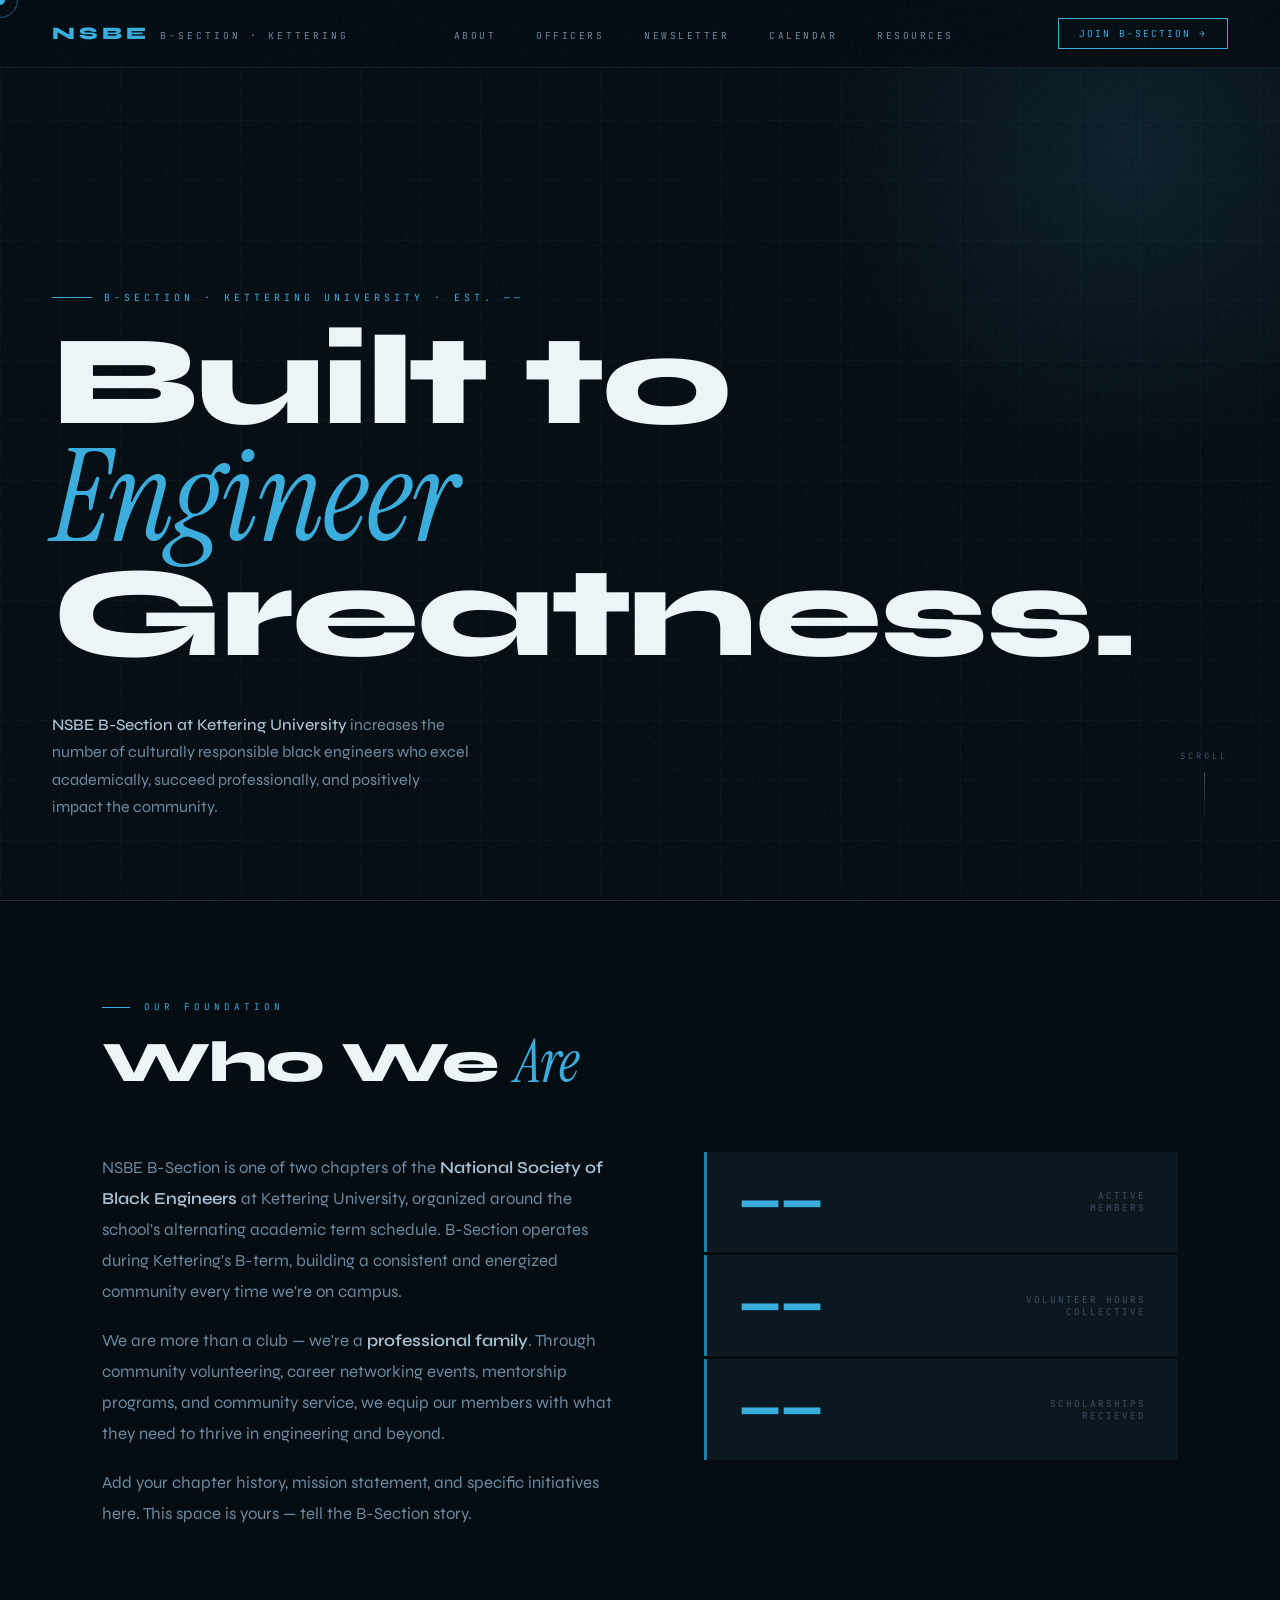
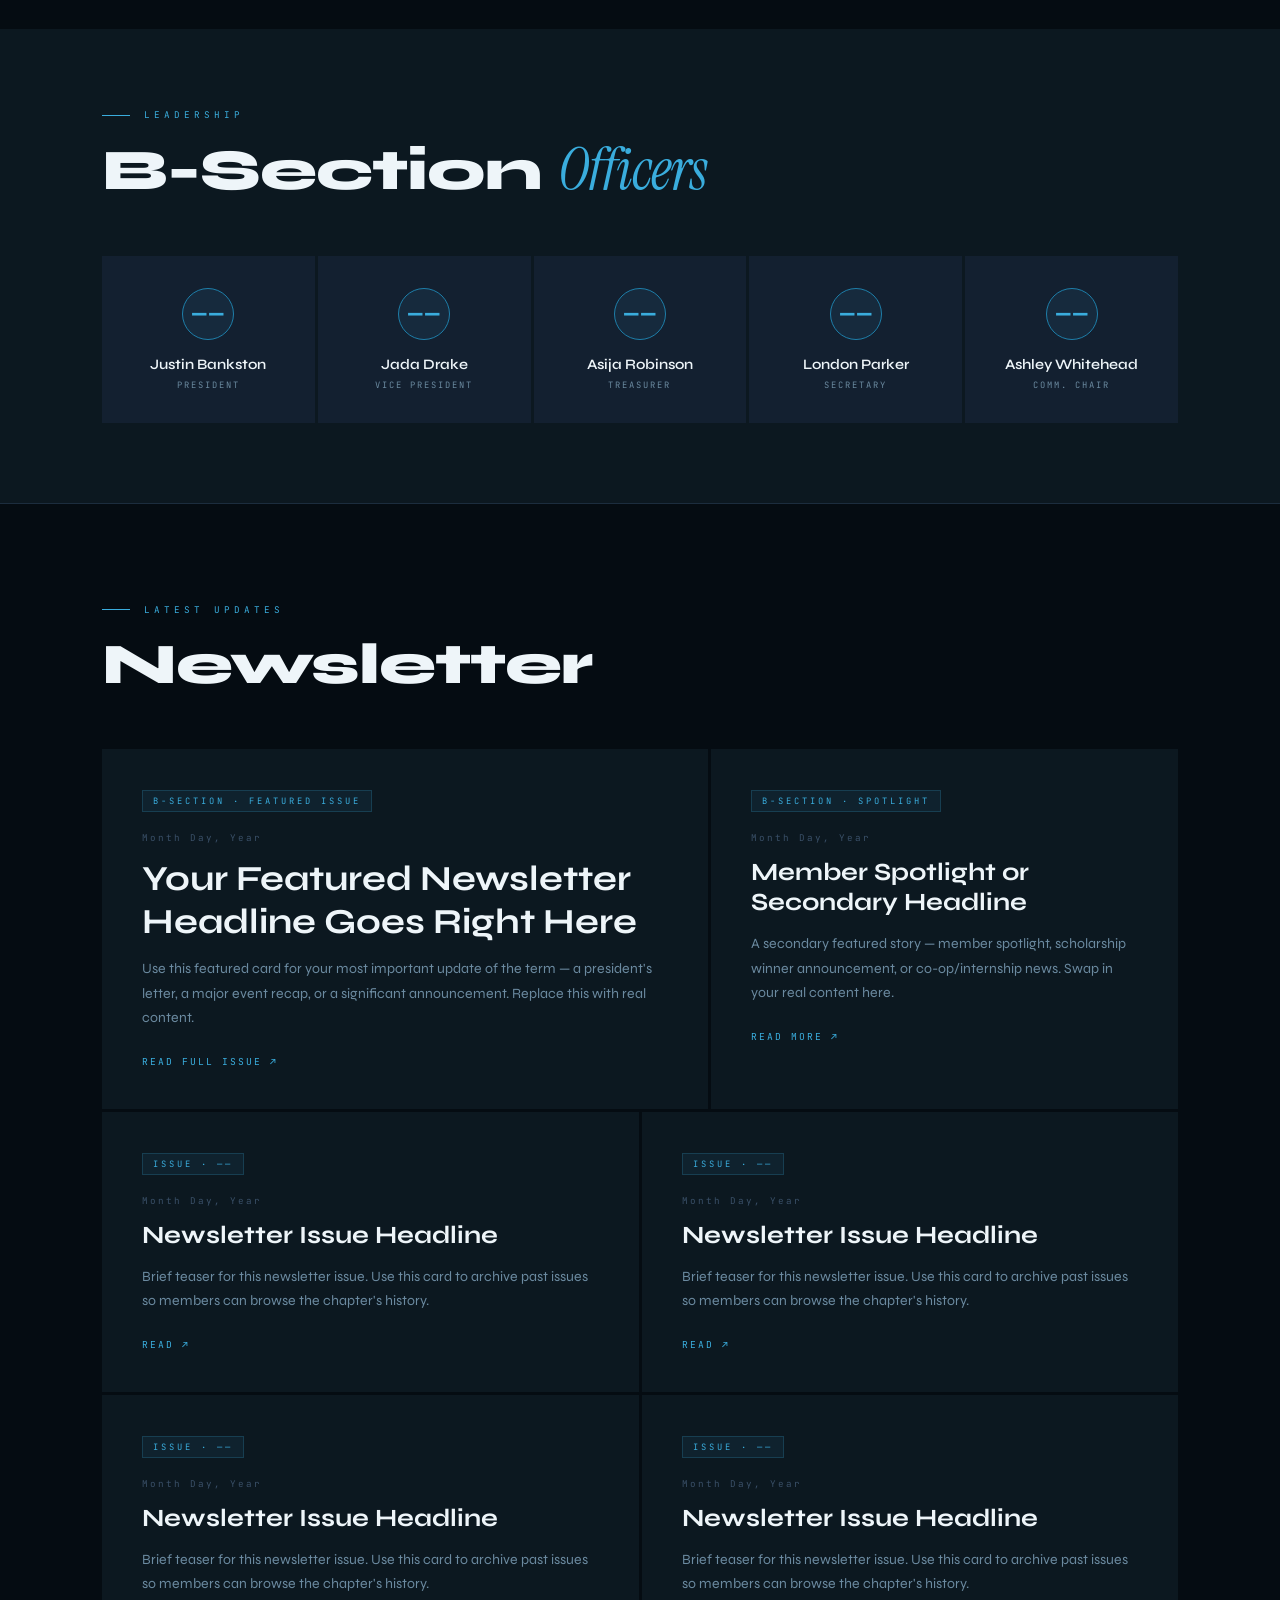
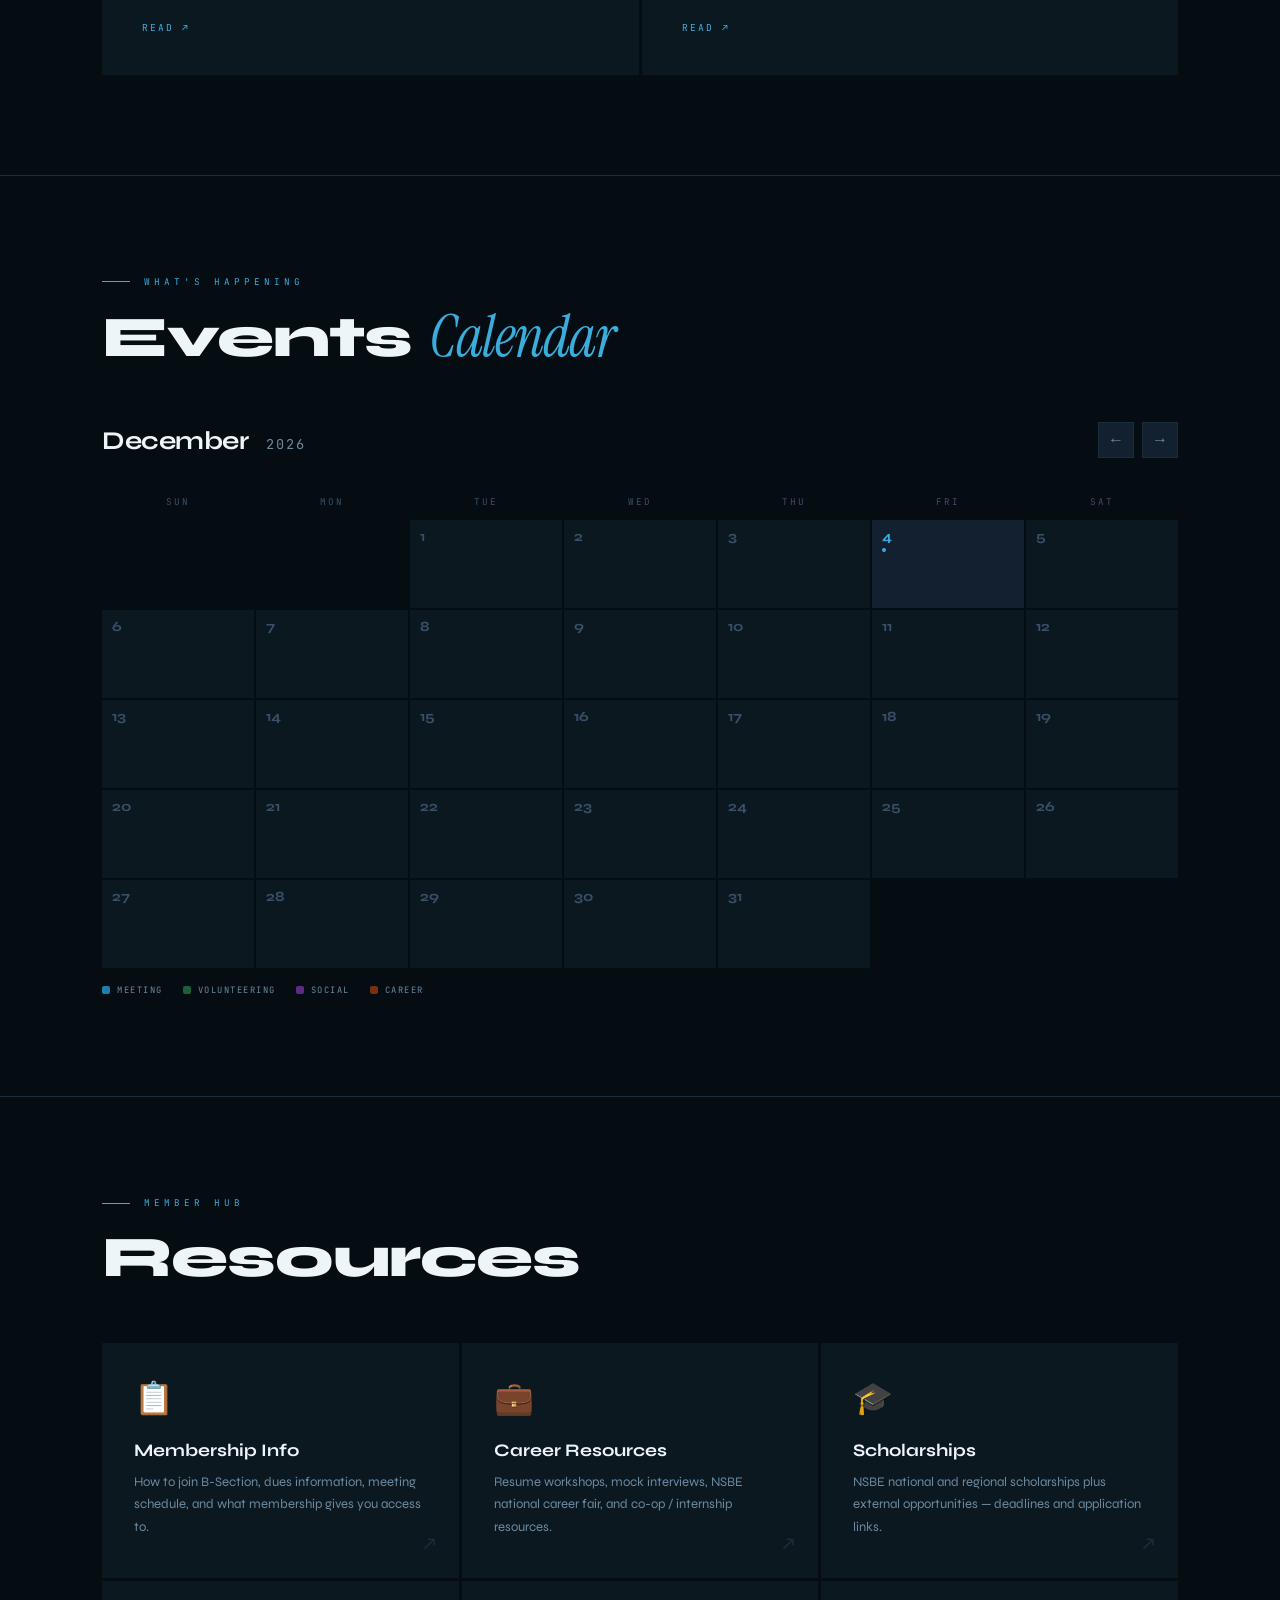
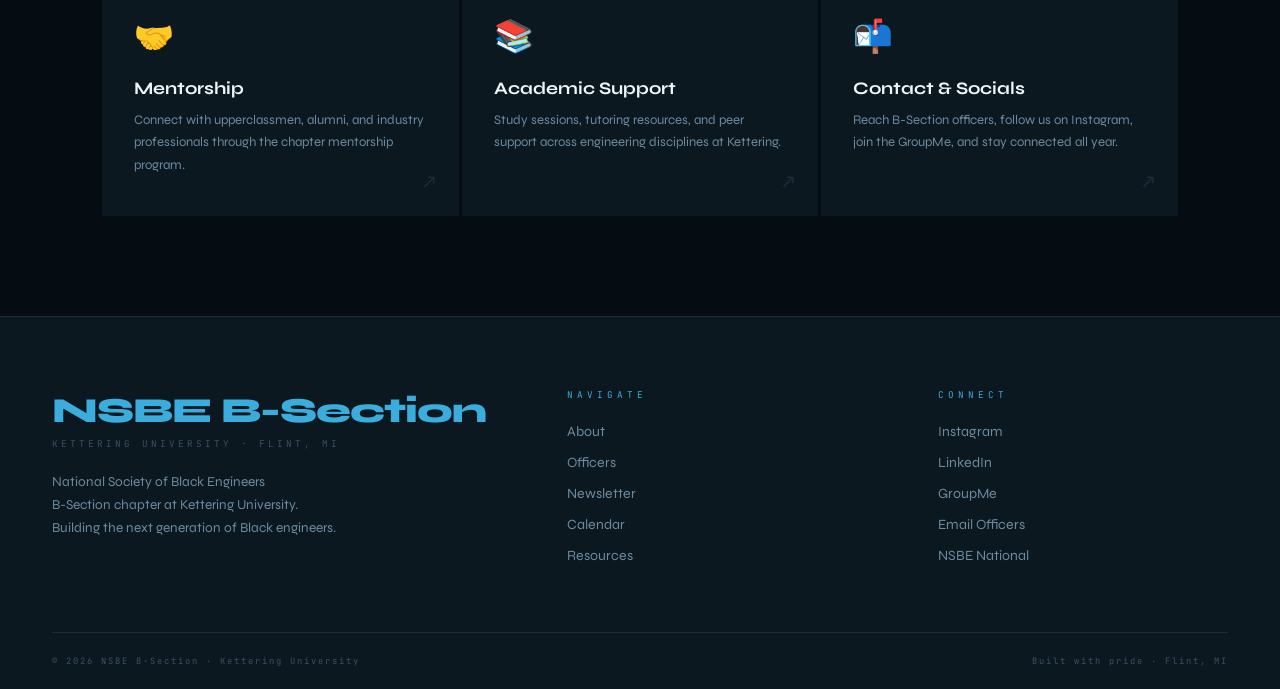
<file: index.html>
<!DOCTYPE html>
<html lang="en">
<head>
<meta charset="UTF-8">
<meta name="viewport" content="width=device-width, initial-scale=1.0">
<title>NSBE B-Section · Kettering University</title>
<link rel="preconnect" href="https://fonts.googleapis.com">
<link href="https://fonts.googleapis.com/css2?family=Syne:wght@400;500;600;700;800&family=Instrument+Serif:ital@0;1&family=JetBrains+Mono:wght@300;400;500&display=swap" rel="stylesheet">
<style>
:root {
  --blue:       #3AADDD;
  --blue-dim:   #1E7FAA;
  --blue-glow:  rgba(58,173,221,0.18);
  --blue-faint: rgba(58,173,221,0.07);
  --ink:        #050C12;
  --ink2:       #0C1820;
  --ink3:       #132030;
  --ink4:       #1C2D3E;
  --slate:      #3A5068;
  --muted:      #6B8AA0;
  --pale:       #A8C4D4;
  --white:      #EEF5F9;
  --radius:     4px;
}

*, *::before, *::after { margin:0; padding:0; box-sizing:border-box; }
html { scroll-behavior:smooth; }

body {
  background: var(--ink);
  color: var(--white);
  font-family: 'Syne', sans-serif;
  overflow-x: hidden;
  cursor: none;
}

/* ── CUSTOM CURSOR ── */
#cursor {
  position: fixed;
  width: 10px; height: 10px;
  background: var(--blue);
  border-radius: 50%;
  pointer-events: none;
  z-index: 10000;
  transform: translate(-50%,-50%);
  transition: width .2s, height .2s, background .2s;
  mix-blend-mode: screen;
}
#cursor-ring {
  position: fixed;
  width: 36px; height: 36px;
  border: 1px solid rgba(58,173,221,0.5);
  border-radius: 50%;
  pointer-events: none;
  z-index: 9999;
  transform: translate(-50%,-50%);
  transition: all .12s ease;
}
body:hover #cursor { opacity:1; }

/* ── GRAIN OVERLAY ── */
body::after {
  content:'';
  position:fixed; inset:0;
  background-image:url("data:image/svg+xml,%3Csvg viewBox='0 0 256 256' xmlns='http://www.w3.org/2000/svg'%3E%3Cfilter id='n'%3E%3CfeTurbulence type='fractalNoise' baseFrequency='0.85' numOctaves='4' stitchTiles='stitch'/%3E%3C/filter%3E%3Crect width='100%25' height='100%25' filter='url(%23n)'/%3E%3C/svg%3E");
  opacity:0.035;
  pointer-events:none;
  z-index:9998;
}

/* ── SCROLLBAR ── */
::-webkit-scrollbar { width:3px; }
::-webkit-scrollbar-track { background:var(--ink); }
::-webkit-scrollbar-thumb { background:var(--blue-dim); }

/* ══════════════════════════════
   NAV
══════════════════════════════ */
nav {
  position:fixed; top:0; left:0; right:0;
  z-index:500;
  height:68px;
  display:flex; align-items:center; justify-content:space-between;
  padding:0 52px;
  background:rgba(5,12,18,0.88);
  backdrop-filter:blur(20px);
  border-bottom:1px solid rgba(58,173,221,0.12);
}

.nav-wordmark {
  display:flex; align-items:baseline; gap:10px;
  text-decoration:none;
}
.nav-wordmark-nsbe {
  font-family:'Syne', sans-serif;
  font-weight:800;
  font-size:1.1rem;
  letter-spacing:4px;
  color:var(--blue);
}
.nav-wordmark-section {
  font-family:'JetBrains Mono', monospace;
  font-size:0.6rem;
  letter-spacing:3px;
  color:var(--muted);
  text-transform:uppercase;
}

.nav-links {
  display:flex; gap:40px; list-style:none;
}
.nav-links a {
  font-family:'JetBrains Mono', monospace;
  font-size:0.6rem;
  letter-spacing:2.5px;
  text-transform:uppercase;
  color:var(--muted);
  text-decoration:none;
  transition:color .2s;
  position:relative;
}
.nav-links a::after {
  content:'';
  position:absolute; left:0; bottom:-4px; right:0;
  height:1px; background:var(--blue);
  transform:scaleX(0); transform-origin:left;
  transition:transform .25s;
}
.nav-links a:hover { color:var(--white); }
.nav-links a:hover::after { transform:scaleX(1); }

.nav-join {
  font-family:'JetBrains Mono', monospace;
  font-size:0.6rem;
  letter-spacing:2px;
  text-transform:uppercase;
  padding:8px 20px;
  border:1px solid var(--blue);
  color:var(--blue);
  background:transparent;
  cursor:none;
  text-decoration:none;
  transition:all .25s;
}
.nav-join:hover { background:var(--blue); color:var(--ink); }

/* ══════════════════════════════
   HERO
══════════════════════════════ */
.hero {
  min-height:100vh;
  display:flex; flex-direction:column;
  justify-content:flex-end;
  padding:140px 52px 80px;
  position:relative;
  overflow:hidden;
}

/* animated grid lines background */
.hero-grid {
  position:absolute; inset:0;
  background-image:
    linear-gradient(rgba(58,173,221,0.04) 1px, transparent 1px),
    linear-gradient(90deg, rgba(58,173,221,0.04) 1px, transparent 1px);
  background-size:60px 60px;
  animation:gridSlide 20s linear infinite;
}
@keyframes gridSlide {
  from { transform:translate(0,0); }
  to   { transform:translate(60px,60px); }
}

.hero-glow {
  position:absolute;
  top:-200px; right:-200px;
  width:700px; height:700px;
  background:radial-gradient(circle, rgba(58,173,221,0.12) 0%, transparent 65%);
  pointer-events:none;
  animation:pulse 6s ease-in-out infinite;
}
@keyframes pulse {
  0%,100% { opacity:0.7; transform:scale(1); }
  50%      { opacity:1;   transform:scale(1.08); }
}

.hero-tag {
  font-family:'JetBrains Mono', monospace;
  font-size:0.62rem;
  letter-spacing:4px;
  color:var(--blue);
  text-transform:uppercase;
  opacity:0;
  animation:fadeUp .7s .2s forwards;
  position:relative;
  display:inline-flex; align-items:center; gap:12px;
}
.hero-tag::before {
  content:'';
  display:inline-block; width:40px; height:1px;
  background:var(--blue);
}

.hero-display {
  font-family:'Syne', sans-serif;
  font-weight:800;
  font-size:clamp(4.5rem,10vw,11rem);
  line-height:0.9;
  letter-spacing:-2px;
  margin-top:20px;
  opacity:0;
  animation:fadeUp .8s .4s forwards;
  position:relative;
}
.hero-display em {
  font-family:'Instrument Serif', serif;
  font-style:italic;
  font-weight:400;
  color:var(--blue);
  letter-spacing:-1px;
}

.hero-sub-row {
  display:flex; align-items:flex-end; justify-content:space-between;
  margin-top:40px;
  opacity:0;
  animation:fadeUp .8s .6s forwards;
  position:relative;
}
.hero-sub-text {
  font-size:1rem;
  font-weight:400;
  color:var(--muted);
  max-width:420px;
  line-height:1.7;
}
.hero-sub-text strong { color:var(--pale); font-weight:500; }

.hero-scroll-hint {
  font-family:'JetBrains Mono', monospace;
  font-size:0.55rem;
  letter-spacing:3px;
  color:var(--slate);
  text-transform:uppercase;
  display:flex; flex-direction:column; align-items:center; gap:10px;
}
.hero-scroll-hint::after {
  content:'';
  width:1px; height:48px;
  background:linear-gradient(var(--slate),transparent);
}

@keyframes fadeUp {
  from { opacity:0; transform:translateY(24px); }
  to   { opacity:1; transform:translateY(0); }
}

/* ══════════════════════════════
   SHARED SECTION STYLES
══════════════════════════════ */
.page-section {
  max-width:1180px; margin:0 auto;
  padding:100px 52px;
}
.page-section + .page-section { padding-top:0; }

.divider { border:none; border-top:1px solid var(--ink4); }

.eyebrow {
  font-family:'JetBrains Mono', monospace;
  font-size:0.58rem;
  letter-spacing:4px;
  text-transform:uppercase;
  color:var(--blue);
  display:flex; align-items:center; gap:14px;
  margin-bottom:20px;
}
.eyebrow::before { content:''; width:28px; height:1px; background:var(--blue); }

.section-h {
  font-family:'Syne', sans-serif;
  font-weight:800;
  font-size:clamp(2.2rem,4.5vw,4rem);
  line-height:1;
  letter-spacing:-1px;
  color:var(--white);
}
.section-h em {
  font-family:'Instrument Serif', serif;
  font-style:italic; font-weight:400;
  color:var(--blue);
}

/* ══════════════════════════════
   ABOUT
══════════════════════════════ */
.about-layout {
  display:grid;
  grid-template-columns:1.1fr 1fr;
  gap:80px;
  margin-top:60px;
  align-items:start;
}
.about-body {
  font-size:1.05rem;
  font-weight:400;
  color:var(--muted);
  line-height:1.85;
}
.about-body p + p { margin-top:18px; }
.about-body strong { color:var(--pale); font-weight:600; }

.stats-stack { display:flex; flex-direction:column; gap:3px; }
.stat-item {
  background:var(--ink2);
  padding:28px 32px;
  display:flex; align-items:center; justify-content:space-between;
  border-left:3px solid var(--blue-dim);
  transition:border-color .2s, background .2s;
}
.stat-item:hover { background:var(--ink3); border-color:var(--blue); }
.stat-number {
  font-family:'Syne', sans-serif;
  font-weight:800;
  font-size:2.8rem;
  color:var(--blue);
  line-height:1;
}
.stat-label {
  font-family:'JetBrains Mono', monospace;
  font-size:0.58rem;
  letter-spacing:2px;
  color:var(--slate);
  text-transform:uppercase;
  text-align:right;
}

/* ══════════════════════════════
   OFFICERS
══════════════════════════════ */
.officers-section { background:var(--ink2); padding:80px 0; }
.officers-inner {
  max-width:1180px; margin:0 auto;
  padding:0 52px;
}
.officers-grid {
  display:grid;
  grid-template-columns:repeat(5,1fr);
  gap:3px;
  margin-top:56px;
}
.officer-tile {
  background:var(--ink3);
  padding:32px 24px;
  text-align:center;
  transition:background .25s, transform .25s;
  position:relative;
  overflow:hidden;
}
.officer-tile::before {
  content:'';
  position:absolute; top:0; left:0; right:0;
  height:2px;
  background:linear-gradient(90deg, transparent, var(--blue), transparent);
  opacity:0;
  transition:opacity .3s;
}
.officer-tile:hover { background:var(--ink4); transform:translateY(-4px); }
.officer-tile:hover::before { opacity:1; }

.officer-monogram {
  width:52px; height:52px;
  border-radius:50%;
  background:var(--blue-faint);
  border:1px solid var(--blue-dim);
  display:flex; align-items:center; justify-content:center;
  margin:0 auto 16px;
  font-family:'Syne', sans-serif;
  font-weight:800;
  font-size:1.1rem;
  color:var(--blue);
}
.officer-name {
  font-weight:600;
  font-size:0.9rem;
  color:var(--white);
  margin-bottom:6px;
}
.officer-role {
  font-family:'JetBrains Mono', monospace;
  font-size:0.55rem;
  letter-spacing:2px;
  color:var(--muted);
  text-transform:uppercase;
}

/* ══════════════════════════════
   NEWSLETTER
══════════════════════════════ */
.nl-featured {
  display:grid;
  grid-template-columns:1.3fr 1fr;
  gap:3px;
  margin-top:56px;
}
.nl-card {
  background:var(--ink2);
  padding:40px;
  position:relative;
  overflow:hidden;
  cursor:none;
  transition:background .2s;
}
.nl-card:hover { background:var(--ink3); }
.nl-card::after {
  content:'';
  position:absolute; bottom:0; left:0; right:0;
  height:2px;
  background:linear-gradient(90deg, var(--blue), transparent);
  transform:scaleX(0); transform-origin:left;
  transition:transform .4s;
}
.nl-card:hover::after { transform:scaleX(1); }

.nl-badge {
  font-family:'JetBrains Mono', monospace;
  font-size:0.55rem;
  letter-spacing:3px;
  text-transform:uppercase;
  color:var(--blue);
  background:var(--blue-faint);
  border:1px solid rgba(58,173,221,0.2);
  padding:4px 10px;
  display:inline-block;
  margin-bottom:20px;
}
.nl-date {
  font-family:'JetBrains Mono', monospace;
  font-size:0.58rem;
  letter-spacing:2px;
  color:var(--slate);
  margin-bottom:14px;
}
.nl-title {
  font-family:'Syne', sans-serif;
  font-weight:700;
  font-size:1.55rem;
  line-height:1.2;
  color:var(--white);
  margin-bottom:14px;
}
.nl-card.big .nl-title {
  font-size:2.2rem;
}
.nl-excerpt {
  font-size:0.88rem;
  color:var(--muted);
  line-height:1.75;
  font-weight:400;
}
.nl-link {
  display:inline-flex; align-items:center; gap:8px;
  margin-top:24px;
  font-family:'JetBrains Mono', monospace;
  font-size:0.6rem;
  letter-spacing:2px;
  text-transform:uppercase;
  color:var(--blue);
  text-decoration:none;
  transition:gap .2s;
}
.nl-link:hover { gap:14px; }

.nl-grid {
  display:grid;
  grid-template-columns:1fr 1fr;
  gap:3px;
  margin-top:3px;
}

/* ══════════════════════════════
   CALENDAR
══════════════════════════════ */
.calendar-wrap {
  margin-top:56px;
}

.cal-controls {
  display:flex; align-items:center; justify-content:space-between;
  margin-bottom:28px;
}
.cal-month-label {
  font-family:'Syne', sans-serif;
  font-weight:700;
  font-size:1.6rem;
  letter-spacing:-0.5px;
  color:var(--white);
}
.cal-month-label span {
  font-family:'JetBrains Mono', monospace;
  font-size:0.85rem;
  font-weight:400;
  color:var(--muted);
  margin-left:12px;
  letter-spacing:2px;
}
.cal-nav {
  display:flex; gap:8px;
}
.cal-nav-btn {
  width:36px; height:36px;
  background:var(--ink3);
  border:1px solid var(--ink4);
  color:var(--muted);
  font-size:1rem;
  cursor:none;
  display:flex; align-items:center; justify-content:center;
  transition:all .2s;
}
.cal-nav-btn:hover { background:var(--blue); color:var(--ink); border-color:var(--blue); }

.cal-header {
  display:grid;
  grid-template-columns:repeat(7,1fr);
  gap:2px;
  margin-bottom:2px;
}
.cal-header-cell {
  font-family:'JetBrains Mono', monospace;
  font-size:0.58rem;
  letter-spacing:2px;
  text-transform:uppercase;
  color:var(--slate);
  text-align:center;
  padding:10px 0;
}

.cal-grid {
  display:grid;
  grid-template-columns:repeat(7,1fr);
  gap:2px;
}

.cal-day {
  background:var(--ink2);
  min-height:88px;
  padding:10px;
  position:relative;
  cursor:none;
  transition:background .2s;
  overflow:visible;
}
.cal-day.empty { background:var(--ink); cursor:default; }
.cal-day.today { background:var(--ink3); }
.cal-day.today .cal-day-num { color:var(--blue); }
.cal-day.has-event { cursor:none; }
.cal-day:not(.empty):hover { background:var(--ink4); z-index:10; }

.cal-day-num {
  font-family:'Syne', sans-serif;
  font-weight:700;
  font-size:0.88rem;
  color:var(--slate);
  line-height:1;
}
.cal-day.today .cal-day-num::after {
  content:'';
  display:block;
  width:4px; height:4px;
  border-radius:50%;
  background:var(--blue);
  margin-top:4px;
}

.cal-event-pip {
  margin-top:8px;
  display:flex; flex-direction:column; gap:3px;
}
.cal-pip {
  background:var(--blue-dim);
  border-radius:2px;
  padding:2px 5px;
  font-family:'JetBrains Mono', monospace;
  font-size:0.5rem;
  letter-spacing:1px;
  color:var(--white);
  white-space:nowrap;
  overflow:hidden;
  text-overflow:ellipsis;
  max-width:100%;
}
.cal-pip.type-workshop { background:#1A5E3A; }
.cal-pip.type-social   { background:#5A2D82; }
.cal-pip.type-meeting  { background:var(--blue-dim); }
.cal-pip.type-career   { background:#7A3010; }

/* ── TOOLTIP ── */
.cal-tooltip {
  display:none;
  position:absolute;
  left:50%; bottom:calc(100% + 8px);
  transform:translateX(-50%);
  background:var(--ink);
  border:1px solid var(--blue-dim);
  padding:16px 18px;
  width:220px;
  z-index:200;
  box-shadow:0 12px 48px rgba(0,0,0,0.6), 0 0 0 1px rgba(58,173,221,0.1);
  pointer-events:none;
}
.cal-tooltip::after {
  content:'';
  position:absolute;
  top:100%; left:50%; transform:translateX(-50%);
  border:6px solid transparent;
  border-top-color:var(--blue-dim);
}
.cal-day:hover .cal-tooltip { display:block; }
/* flip tooltip down if near top of calendar */
.cal-day.flip-down .cal-tooltip {
  top:calc(100% + 8px); bottom:auto;
}
.cal-day.flip-down .cal-tooltip::after {
  top:auto; bottom:100%;
  border-top-color:transparent;
  border-bottom-color:var(--blue-dim);
}

.tooltip-date {
  font-family:'JetBrains Mono', monospace;
  font-size:0.55rem;
  letter-spacing:3px;
  color:var(--blue);
  text-transform:uppercase;
  margin-bottom:10px;
}
.tooltip-event {
  padding:10px 0;
  border-bottom:1px solid var(--ink4);
}
.tooltip-event:last-child { border-bottom:none; padding-bottom:0; }
.tooltip-event:first-child { padding-top:0; }
.tooltip-event-name {
  font-weight:600;
  font-size:0.82rem;
  color:var(--white);
  margin-bottom:4px;
}
.tooltip-event-time {
  font-family:'JetBrains Mono', monospace;
  font-size:0.55rem;
  letter-spacing:1px;
  color:var(--muted);
}
.tooltip-event-loc {
  font-size:0.75rem;
  color:var(--slate);
  margin-top:3px;
}
.tooltip-event-type {
  display:inline-block;
  font-family:'JetBrains Mono', monospace;
  font-size:0.48rem;
  letter-spacing:2px;
  text-transform:uppercase;
  padding:2px 6px;
  margin-bottom:6px;
  border-radius:2px;
}
.type-label-meeting  { background:rgba(30,127,170,0.2); color:var(--blue); }
.type-label-workshop { background:rgba(26,94,58,0.3);   color:#5EC98A; }
.type-label-social   { background:rgba(90,45,130,0.3);  color:#C07AEF; }
.type-label-career   { background:rgba(122,48,16,0.3);  color:#F5904A; }

.cal-legend {
  display:flex; gap:20px; margin-top:16px; flex-wrap:wrap;
}
.legend-item {
  display:flex; align-items:center; gap:7px;
  font-family:'JetBrains Mono', monospace;
  font-size:0.55rem;
  letter-spacing:1.5px;
  color:var(--muted);
  text-transform:uppercase;
}
.legend-dot {
  width:8px; height:8px; border-radius:2px;
}

/* ══════════════════════════════
   RESOURCES
══════════════════════════════ */
.resources-grid {
  display:grid;
  grid-template-columns:repeat(3,1fr);
  gap:3px;
  margin-top:56px;
}
.res-card {
  background:var(--ink2);
  padding:36px 32px 40px;
  position:relative;
  overflow:hidden;
  transition:background .2s, transform .25s;
  cursor:none;
}
.res-card:hover { background:var(--ink3); transform:translateY(-3px); }
.res-card-icon {
  font-size:2rem; margin-bottom:22px;
  display:block;
}
.res-card-title {
  font-family:'Syne', sans-serif;
  font-weight:700;
  font-size:1.1rem;
  color:var(--white);
  margin-bottom:10px;
}
.res-card-body {
  font-size:0.82rem;
  color:var(--muted);
  line-height:1.7;
  font-weight:400;
}
.res-card-arrow {
  position:absolute; bottom:22px; right:22px;
  color:var(--ink4);
  font-size:1.2rem;
  transition:color .2s, transform .2s;
}
.res-card:hover .res-card-arrow { color:var(--blue); transform:translate(3px,-3px); }

/* ══════════════════════════════
   FOOTER
══════════════════════════════ */
footer {
  background:var(--ink2);
  border-top:1px solid var(--ink4);
  padding:72px 52px 0;
}
.footer-top {
  display:grid;
  grid-template-columns:1.5fr 1fr 1fr;
  gap:80px;
  max-width:1180px; margin:0 auto;
  padding-bottom:56px;
}
.footer-brand-name {
  font-family:'Syne', sans-serif;
  font-weight:800;
  font-size:2.2rem;
  letter-spacing:-1px;
  color:var(--blue);
  display:block;
  margin-bottom:6px;
}
.footer-brand-sub {
  font-family:'JetBrains Mono', monospace;
  font-size:0.58rem;
  letter-spacing:3px;
  color:var(--slate);
  text-transform:uppercase;
}
.footer-brand-desc {
  margin-top:20px;
  font-size:0.85rem;
  color:var(--muted);
  line-height:1.7;
}

.footer-col-head {
  font-family:'JetBrains Mono', monospace;
  font-size:0.58rem;
  letter-spacing:4px;
  text-transform:uppercase;
  color:var(--blue);
  margin-bottom:20px;
}
.footer-link-list { list-style:none; }
.footer-link-list li { margin-bottom:12px; }
.footer-link-list a {
  font-size:0.88rem;
  color:var(--muted);
  text-decoration:none;
  transition:color .2s;
}
.footer-link-list a:hover { color:var(--white); }

.footer-bottom {
  max-width:1180px; margin:0 auto;
  border-top:1px solid var(--ink4);
  padding:22px 0;
  display:flex; justify-content:space-between; align-items:center;
}
.footer-copy {
  font-family:'JetBrains Mono', monospace;
  font-size:0.55rem;
  letter-spacing:2px;
  color:var(--slate);
}

/* ══════════════════════════════
   RESPONSIVE
══════════════════════════════ */
@media (max-width:900px) {
  nav { padding:0 24px; }
  .nav-links { display:none; }
  .hero { padding:120px 24px 64px; }
  .page-section { padding:64px 24px; }
  .about-layout { grid-template-columns:1fr; gap:40px; }
  .officers-grid { grid-template-columns:repeat(2,1fr); }
  .nl-featured { grid-template-columns:1fr; }
  .nl-grid { grid-template-columns:1fr; }
  .resources-grid { grid-template-columns:1fr 1fr; }
  footer { padding:48px 24px 0; }
  .footer-top { grid-template-columns:1fr; gap:40px; }
  .officers-inner { padding:0 24px; }
  .cal-day { min-height:60px; }
  #cursor, #cursor-ring { display:none; }
  body { cursor:auto; }
  a, button { cursor:pointer; }
}
</style>
</head>
<body>

<div id="cursor"></div>
<div id="cursor-ring"></div>

<!-- ── NAV ── -->
<nav>
  <a href="#" class="nav-wordmark">
    <span class="nav-wordmark-nsbe">NSBE</span>
    <span class="nav-wordmark-section">B-Section · Kettering</span>
  </a>
  <ul class="nav-links">
    <li><a href="#about">About</a></li>
    <li><a href="#officers">Officers</a></li>
    <li><a href="#newsletter">Newsletter</a></li>
    <li><a href="#calendar">Calendar</a></li>
    <li><a href="#resources">Resources</a></li>
  </ul>
  <a href="#" class="nav-join">Join B-Section →</a>
</nav>

<!-- ── HERO ── -->
<section class="hero">
  <div class="hero-grid"></div>
  <div class="hero-glow"></div>

  <div class="hero-tag">B-Section · Kettering University · Est. ——</div>

  <h1 class="hero-display">
    Built to<br><em>Engineer</em><br>Greatness.
  </h1>

  <div class="hero-sub-row">
    <p class="hero-sub-text">
      <strong>NSBE B-Section at Kettering University</strong> 
      increases the number of culturally responsible black engineers who excel academically, succeed professionally, and positively impact the community.
    </p>
    <div class="hero-scroll-hint">Scroll</div>
  </div>
</section>

<!-- ── ABOUT ── -->
<hr class="divider">
<div class="page-section" id="about">
  <div class="eyebrow">Our Foundation</div>
  <h2 class="section-h">Who We <em>Are</em></h2>

  <div class="about-layout">
    <div class="about-body">
      <p>
        NSBE B-Section is one of two chapters of the <strong>National Society of Black Engineers</strong> at Kettering University, organized around the school's alternating academic term schedule. B-Section operates during Kettering's B-term, building a consistent and energized community every time we're on campus.
      </p>
      <p>
        We are more than a club — we're a <strong>professional family</strong>. Through community volunteering, career networking events, mentorship programs, and community service, we equip our members with what they need to thrive in engineering and beyond.
      </p>
      <p>
        Add your chapter history, mission statement, and specific initiatives here. This space is yours — tell the B-Section story.
      </p>
    </div>

    <div class="stats-stack">
      <div class="stat-item">
        <div class="stat-number">——</div>
        <div class="stat-label">Active<br>Members</div>
      </div>
      <div class="stat-item">
        <div class="stat-number">——</div>
        <div class="stat-label">Volunteer Hours<br>Collective</div>
      </div>
      <div class="stat-item">
        <div class="stat-number">——</div>
        <div class="stat-label">Scholarships<br>Recieved</div>
      </div>
    </div>
  </div>
</div>

<!-- ── OFFICERS ── -->
<section class="officers-section" id="officers">
  <div class="officers-inner">
    <div class="eyebrow">Leadership</div>
    <h2 class="section-h">B-Section <em>Officers</em></h2>

    <div class="officers-grid">
      <div class="officer-tile">
        <div class="officer-monogram">——</div>
        <div class="officer-name">Justin Bankston</div>
        <div class="officer-role">President</div>
      </div>
      <div class="officer-tile">
        <div class="officer-monogram">——</div>
        <div class="officer-name">Jada Drake</div>
        <div class="officer-role">Vice President</div>
      </div>
      <div class="officer-tile">
        <div class="officer-monogram">——</div>
        <div class="officer-name">Asija Robinson</div>
        <div class="officer-role">Treasurer</div>
      </div>
      <div class="officer-tile">
        <div class="officer-monogram">——</div>
        <div class="officer-name">London Parker</div>
        <div class="officer-role">Secretary</div>
      </div>
      <div class="officer-tile">
        <div class="officer-monogram">——</div>
        <div class="officer-name">Ashley Whitehead</div>
        <div class="officer-role">Comm. Chair</div>
      </div>
    </div>
  </div>
</section>

<!-- ── NEWSLETTER ── -->
<hr class="divider">
<div class="page-section" id="newsletter">
  <div class="eyebrow">Latest Updates</div>
  <h2 class="section-h">News&shy;letter</h2>

  <div class="nl-featured">
    <div class="nl-card big">
      <span class="nl-badge">B-Section · Featured Issue</span>
      <div class="nl-date">Month Day, Year</div>
      <div class="nl-title">Your Featured Newsletter Headline Goes Right Here</div>
      <p class="nl-excerpt">Use this featured card for your most important update of the term — a president's letter, a major event recap, or a significant announcement. Replace this with real content.</p>
      <a href="#" class="nl-link">Read Full Issue ↗</a>
    </div>
    <div class="nl-card">
      <span class="nl-badge">B-Section · Spotlight</span>
      <div class="nl-date">Month Day, Year</div>
      <div class="nl-title">Member Spotlight or Secondary Headline</div>
      <p class="nl-excerpt">A secondary featured story — member spotlight, scholarship winner announcement, or co-op/internship news. Swap in your real content here.</p>
      <a href="#" class="nl-link">Read More ↗</a>
    </div>
  </div>

  <div class="nl-grid">
    <div class="nl-card">
      <span class="nl-badge">Issue · ——</span>
      <div class="nl-date">Month Day, Year</div>
      <div class="nl-title">Newsletter Issue Headline</div>
      <p class="nl-excerpt">Brief teaser for this newsletter issue. Use this card to archive past issues so members can browse the chapter's history.</p>
      <a href="#" class="nl-link">Read ↗</a>
    </div>
    <div class="nl-card">
      <span class="nl-badge">Issue · ——</span>
      <div class="nl-date">Month Day, Year</div>
      <div class="nl-title">Newsletter Issue Headline</div>
      <p class="nl-excerpt">Brief teaser for this newsletter issue. Use this card to archive past issues so members can browse the chapter's history.</p>
      <a href="#" class="nl-link">Read ↗</a>
    </div>
    <div class="nl-card">
      <span class="nl-badge">Issue · ——</span>
      <div class="nl-date">Month Day, Year</div>
      <div class="nl-title">Newsletter Issue Headline</div>
      <p class="nl-excerpt">Brief teaser for this newsletter issue. Use this card to archive past issues so members can browse the chapter's history.</p>
      <a href="#" class="nl-link">Read ↗</a>
    </div>
    <div class="nl-card">
      <span class="nl-badge">Issue · ——</span>
      <div class="nl-date">Month Day, Year</div>
      <div class="nl-title">Newsletter Issue Headline</div>
      <p class="nl-excerpt">Brief teaser for this newsletter issue. Use this card to archive past issues so members can browse the chapter's history.</p>
      <a href="#" class="nl-link">Read ↗</a>
    </div>
  </div>
</div>

<!-- ── CALENDAR ── -->
<hr class="divider">
<div class="page-section" id="calendar">
  <div class="eyebrow">What's Happening</div>
  <h2 class="section-h">Events <em>Calendar</em></h2>

  <div class="calendar-wrap">
    <div class="cal-controls">
      <div class="cal-month-label" id="cal-label">June <span id="cal-year">2026</span></div>
      <div class="cal-nav">
        <button class="cal-nav-btn" id="cal-prev" title="Previous month">&#8592;</button>
        <button class="cal-nav-btn" id="cal-next" title="Next month">&#8594;</button>
      </div>
    </div>

    <div class="cal-header">
      <div class="cal-header-cell">Sun</div>
      <div class="cal-header-cell">Mon</div>
      <div class="cal-header-cell">Tue</div>
      <div class="cal-header-cell">Wed</div>
      <div class="cal-header-cell">Thu</div>
      <div class="cal-header-cell">Fri</div>
      <div class="cal-header-cell">Sat</div>
    </div>

    <div class="cal-grid" id="cal-grid"></div>

    <div class="cal-legend">
      <div class="legend-item"><div class="legend-dot" style="background:#1E7FAA"></div>Meeting</div>
      <div class="legend-item"><div class="legend-dot" style="background:#1A5E3A"></div>Volunteering</div>
      <div class="legend-item"><div class="legend-dot" style="background:#5A2D82"></div>Social</div>
      <div class="legend-item"><div class="legend-dot" style="background:#7A3010"></div>Career</div>
    </div>
  </div>
</div>

<!-- ── RESOURCES ── -->
<hr class="divider">
<div class="page-section" id="resources">
  <div class="eyebrow">Member Hub</div>
  <h2 class="section-h">Resources</h2>

  <div class="resources-grid">
    <div class="res-card">
      <span class="res-card-icon">📋</span>
      <div class="res-card-title">Membership Info</div>
      <p class="res-card-body">How to join B-Section, dues information, meeting schedule, and what membership gives you access to.</p>
      <div class="res-card-arrow">↗</div>
    </div>
    <div class="res-card">
      <span class="res-card-icon">💼</span>
      <div class="res-card-title">Career Resources</div>
      <p class="res-card-body">Resume workshops, mock interviews, NSBE national career fair, and co-op / internship resources.</p>
      <div class="res-card-arrow">↗</div>
    </div>
    <div class="res-card">
      <span class="res-card-icon">🎓</span>
      <div class="res-card-title">Scholarships</div>
      <p class="res-card-body">NSBE national and regional scholarships plus external opportunities — deadlines and application links.</p>
      <div class="res-card-arrow">↗</div>
    </div>
    <div class="res-card">
      <span class="res-card-icon">🤝</span>
      <div class="res-card-title">Mentorship</div>
      <p class="res-card-body">Connect with upperclassmen, alumni, and industry professionals through the chapter mentorship program.</p>
      <div class="res-card-arrow">↗</div>
    </div>
    <div class="res-card">
      <span class="res-card-icon">📚</span>
      <div class="res-card-title">Academic Support</div>
      <p class="res-card-body">Study sessions, tutoring resources, and peer support across engineering disciplines at Kettering.</p>
      <div class="res-card-arrow">↗</div>
    </div>
    <div class="res-card">
      <span class="res-card-icon">📬</span>
      <div class="res-card-title">Contact & Socials</div>
      <p class="res-card-body">Reach B-Section officers, follow us on Instagram, join the GroupMe, and stay connected all year.</p>
      <div class="res-card-arrow">↗</div>
    </div>
  </div>
</div>

<!-- ── FOOTER ── -->
<footer>
  <div class="footer-top">
    <div>
      <span class="footer-brand-name">NSBE B-Section</span>
      <div class="footer-brand-sub">Kettering University · Flint, MI</div>
      <p class="footer-brand-desc">National Society of Black Engineers<br>B-Section chapter at Kettering University.<br>Building the next generation of Black engineers.</p>
    </div>
    <div>
      <div class="footer-col-head">Navigate</div>
      <ul class="footer-link-list">
        <li><a href="#about">About</a></li>
        <li><a href="#officers">Officers</a></li>
        <li><a href="#newsletter">Newsletter</a></li>
        <li><a href="#calendar">Calendar</a></li>
        <li><a href="#resources">Resources</a></li>
      </ul>
    </div>
    <div>
      <div class="footer-col-head">Connect</div>
      <ul class="footer-link-list">
        <li><a href="#">Instagram</a></li>
        <li><a href="#">LinkedIn</a></li>
        <li><a href="#">GroupMe</a></li>
        <li><a href="#">Email Officers</a></li>
        <li><a href="#">NSBE National</a></li>
      </ul>
    </div>
  </div>
  <div class="footer-bottom">
    <span class="footer-copy">© 2026 NSBE B-Section · Kettering University</span>
    <span class="footer-copy">Built with pride · Flint, MI</span>
  </div>
</footer>

<script>
/* ── CURSOR ── */
const cur = document.getElementById('cursor');
const ring = document.getElementById('cursor-ring');
let mx=0, my=0, rx=0, ry=0;
document.addEventListener('mousemove', e => { mx=e.clientX; my=e.clientY; cur.style.left=mx+'px'; cur.style.top=my+'px'; });
(function animRing(){
  rx += (mx-rx)*0.12; ry += (my-ry)*0.12;
  ring.style.left=rx+'px'; ring.style.top=ry+'px';
  requestAnimationFrame(animRing);
})();
document.querySelectorAll('a,button,.nl-card,.res-card,.officer-tile,.cal-day:not(.empty)').forEach(el => {
  el.addEventListener('mouseenter', ()=>{ cur.style.width='18px'; cur.style.height='18px'; ring.style.width='52px'; ring.style.height='52px'; });
  el.addEventListener('mouseleave', ()=>{ cur.style.width='10px'; cur.style.height='10px'; ring.style.width='36px'; ring.style.height='36px'; });
});

/* ── SCROLL REVEAL ── */
const obs = new IntersectionObserver(entries => {
  entries.forEach(e => {
    if(e.isIntersecting){ e.target.style.opacity='1'; e.target.style.transform='translateY(0)'; }
  });
}, { threshold:0.08 });
document.querySelectorAll('.stat-item,.officer-tile,.nl-card,.res-card').forEach(el => {
  el.style.opacity='0'; el.style.transform='translateY(18px)';
  el.style.transition='opacity .5s ease, transform .5s ease';
  obs.observe(el);
});

/* ══════════════════════════════
   CALENDAR ENGINE
══════════════════════════════ */

// ── EDIT YOUR EVENTS HERE ──
// Format: key = "YYYY-M-D" (no leading zeros)
const EVENTS = {
  // Sample placeholder events — replace with real B-Section events
  "2026-6-3":  [{ name:"E-Board Meeting", time:"6:00 PM", loc:"AB 2-301", type:"meeting" }],
  "2026-6-9":  [{ name:"Resume Workshop", time:"5:30 PM", loc:"C-Building Lab", type:"workshop" },
                { name:"Exec Check-in",   time:"8:00 PM", loc:"Online",        type:"meeting" }],
  "2026-6-15": [{ name:"E-Board Meeting", time:"12:20 PM", loc:"NSBE Lounge", type:"meeting" }],
  "2026-6-18": [{ name:"End-of-Term Social", time:"7:00 PM", loc:"Campus Rec", type:"social" }],
  "2026-6-22": [{ name:"E-Board Meeting", time:"12:20 PM", loc:"NSBE Lounge", type:"meeting" }],
  "2026-6-25": [{ name:"Scholarship Info Session", time:"5:00 PM", loc:"Online", type:"career" }],
  "2026-7-7":  [{ name:"General Meeting", time:"6:00 PM", loc:"AB 2-301", type:"meeting" }],
  "2026-7-12": [{ name:"Coding Workshop", time:"2:00 PM", loc:"CS Lab", type:"workshop" }],
  "2026-7-19": [{ name:"Networking Mixer", time:"6:30 PM", loc:"IMC", type:"social" }],
  "2026-7-26": [{ name:"Career Fair Prep", time:"5:00 PM", loc:"AB 1-101", type:"career" }],
};

const MONTHS = ["January","February","March","April","May","June","July","August","September","October","November","December"];
const today = new Date();
let viewYear = today.getFullYear();
let viewMonth = today.getMonth(); // 0-indexed

function buildCalendar(year, month) {
  const grid = document.getElementById('cal-grid');
  const label = document.getElementById('cal-label');
  const yearEl = document.getElementById('cal-year');
  grid.innerHTML = '';
  label.childNodes[0].textContent = MONTHS[month] + ' ';
  yearEl.textContent = year;

  const firstDay = new Date(year, month, 1).getDay();
  const daysInMonth = new Date(year, month+1, 0).getDate();
  const totalCells = Math.ceil((firstDay + daysInMonth) / 7) * 7;

  for(let i=0; i<totalCells; i++){
    const dayNum = i - firstDay + 1;
    const cell = document.createElement('div');
    cell.className = 'cal-day';

    if(dayNum < 1 || dayNum > daysInMonth){
      cell.classList.add('empty');
    } else {
      // today highlight
      if(year===today.getFullYear() && month===today.getMonth() && dayNum===today.getDate()){
        cell.classList.add('today');
      }

      const numEl = document.createElement('div');
      numEl.className = 'cal-day-num';
      numEl.textContent = dayNum;
      cell.appendChild(numEl);

      const key = `${year}-${month+1}-${dayNum}`;
      const evts = EVENTS[key];

      if(evts && evts.length){
        cell.classList.add('has-event');

        // pips
        const pipWrap = document.createElement('div');
        pipWrap.className = 'cal-event-pip';
        evts.forEach(ev => {
          const pip = document.createElement('div');
          pip.className = `cal-pip type-${ev.type}`;
          pip.textContent = ev.name;
          pipWrap.appendChild(pip);
        });
        cell.appendChild(pipWrap);

        // tooltip
        const tip = document.createElement('div');
        tip.className = 'cal-tooltip';
        const dateStr = `${MONTHS[month].slice(0,3)} ${dayNum}, ${year}`;
        tip.innerHTML = `<div class="tooltip-date">${dateStr}</div>`;
        evts.forEach(ev => {
          tip.innerHTML += `
            <div class="tooltip-event">
              <div class="tooltip-event-type type-label-${ev.type}">${ev.type}</div>
              <div class="tooltip-event-name">${ev.name}</div>
              <div class="tooltip-event-time">⏱ ${ev.time}</div>
              <div class="tooltip-event-loc">📍 ${ev.loc}</div>
            </div>`;
        });
        cell.appendChild(tip);

        // flip tooltip down for first 2 rows
        const row = Math.floor(i / 7);
        if(row < 2) cell.classList.add('flip-down');
      }
    }
    grid.appendChild(cell);
  }
}

document.getElementById('cal-prev').addEventListener('click', () => {
  viewMonth--; if(viewMonth<0){ viewMonth=11; viewYear--; }
  buildCalendar(viewYear, viewMonth);
});
document.getElementById('cal-next').addEventListener('click', () => {
  viewMonth++; if(viewMonth>11){ viewMonth=0; viewYear++; }
  buildCalendar(viewYear, viewMonth);
});

buildCalendar(viewYear, viewMonth);
</script>
</body>
</html>
</file>
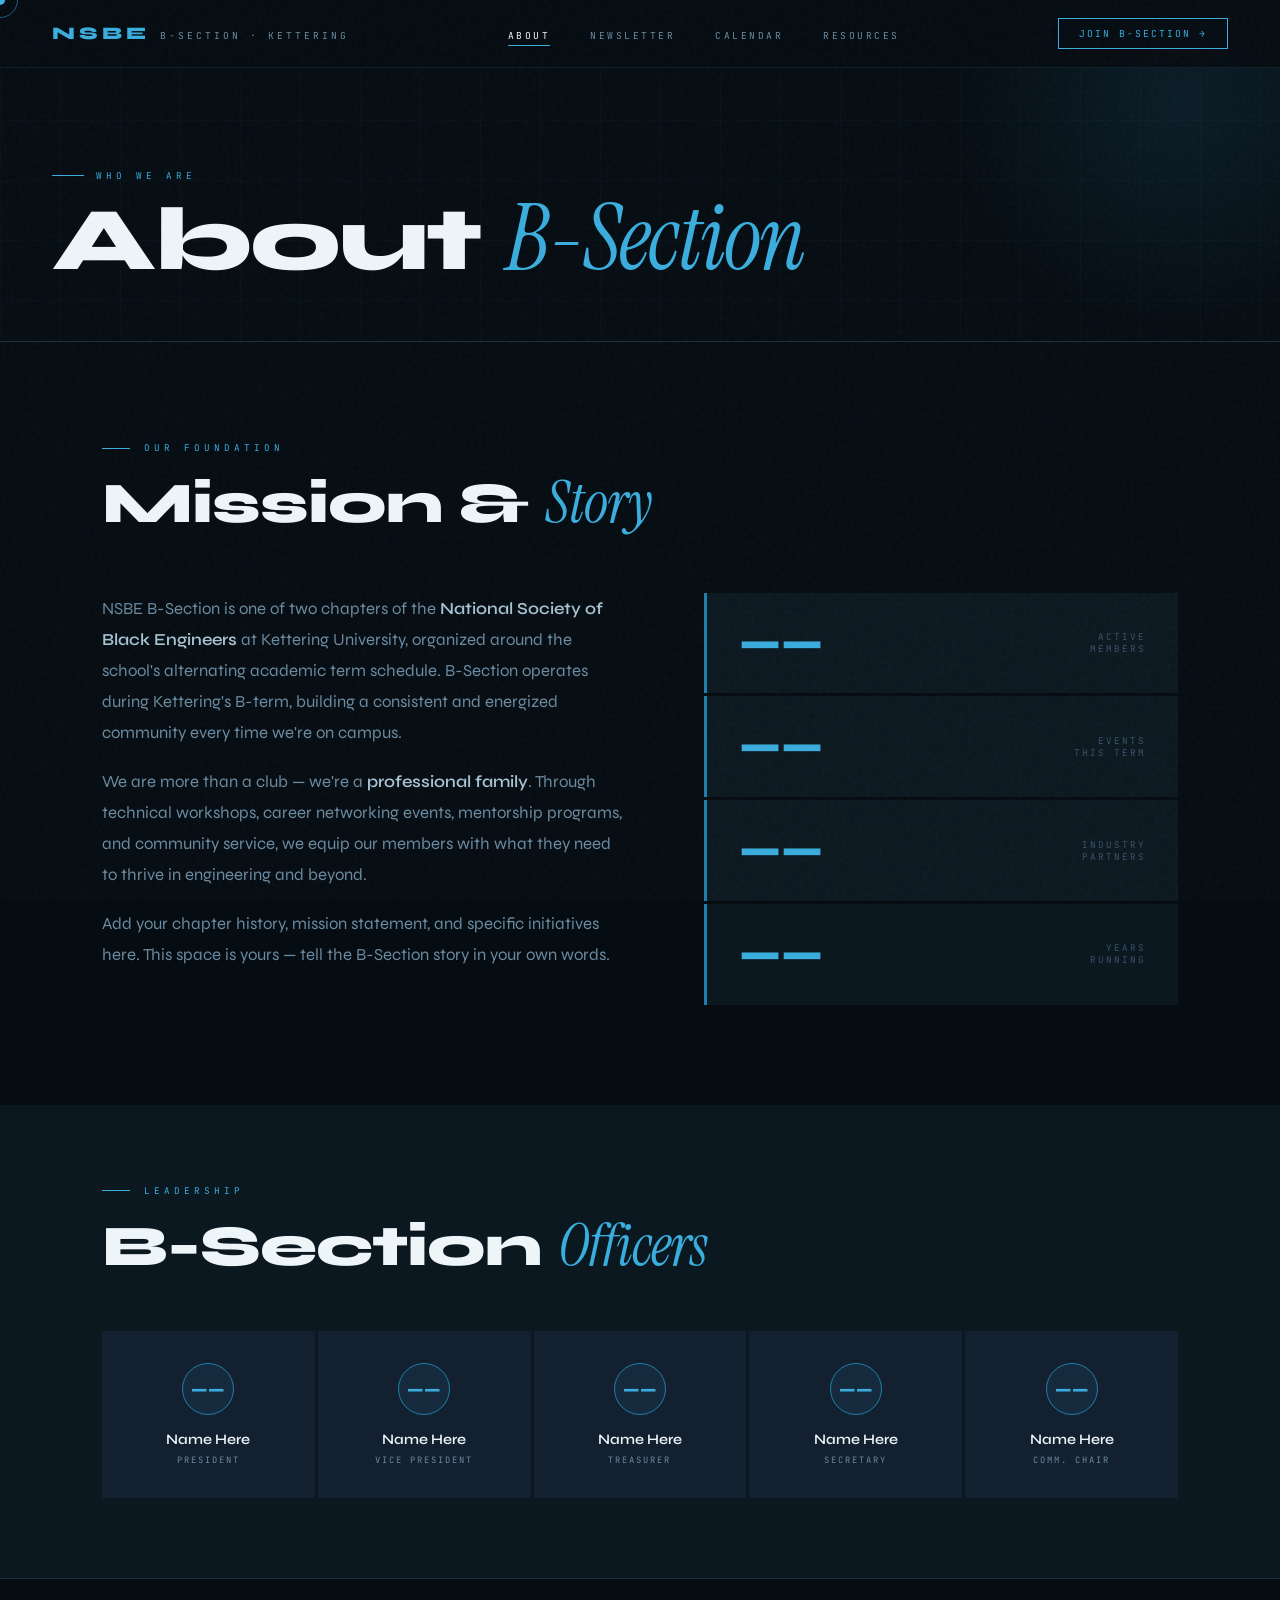
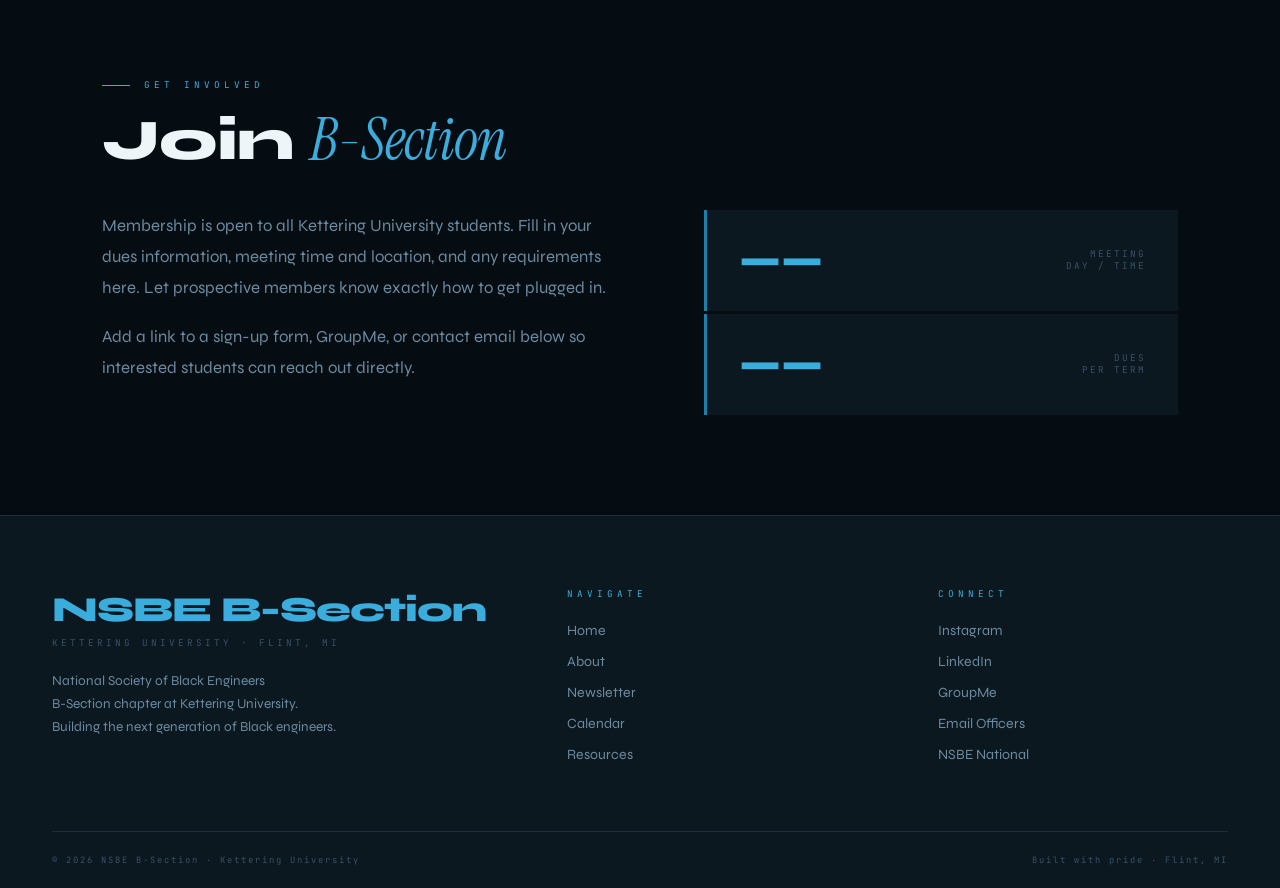
<file: about.html>
<!DOCTYPE html>
<html lang="en">
<head>
  <meta charset="UTF-8">
  <meta name="viewport" content="width=device-width, initial-scale=1.0">
  <title>About · NSBE B-Section · Kettering</title>
  <link rel="stylesheet" href="style.css">
</head>
<body>

<div id="cursor"></div>
<div id="cursor-ring"></div>

<!-- ── NAV ── -->
<nav>
  <a href="index.html" class="nav-wordmark">
    <span class="nav-wordmark-nsbe">NSBE</span>
    <span class="nav-wordmark-section">B-Section · Kettering</span>
  </a>
  <ul class="nav-links">
    <li><a href="about.html">About</a></li>
    <li><a href="newsletter.html">Newsletter</a></li>
    <li><a href="calendar.html">Calendar</a></li>
    <li><a href="resources.html">Resources</a></li>
  </ul>
  <a href="#join" class="nav-join">Join B-Section →</a>
</nav>

<!-- ── BANNER ── -->
<div class="page-banner">
  <div class="page-banner-grid"></div>
  <div class="page-banner-glow"></div>
  <div class="page-banner-tag">Who We Are</div>
  <h1 class="page-banner-title">About <em>B-Section</em></h1>
</div>

<!-- ── ABOUT ── -->
<div class="page-section">
  <div class="eyebrow">Our Foundation</div>
  <h2 class="section-h">Mission &amp; <em>Story</em></h2>

  <div class="about-layout">
    <div class="about-body">
      <p>
        NSBE B-Section is one of two chapters of the <strong>National Society of Black Engineers</strong> at Kettering University, organized around the school's alternating academic term schedule. B-Section operates during Kettering's B-term, building a consistent and energized community every time we're on campus.
      </p>
      <p>
        We are more than a club — we're a <strong>professional family</strong>. Through technical workshops, career networking events, mentorship programs, and community service, we equip our members with what they need to thrive in engineering and beyond.
      </p>
      <p>
        Add your chapter history, mission statement, and specific initiatives here. This space is yours — tell the B-Section story in your own words.
      </p>
    </div>

    <div class="stats-stack">
      <div class="stat-item">
        <div class="stat-number">——</div>
        <div class="stat-label">Active<br>Members</div>
      </div>
      <div class="stat-item">
        <div class="stat-number">——</div>
        <div class="stat-label">Events<br>This Term</div>
      </div>
      <div class="stat-item">
        <div class="stat-number">——</div>
        <div class="stat-label">Industry<br>Partners</div>
      </div>
      <div class="stat-item">
        <div class="stat-number">——</div>
        <div class="stat-label">Years<br>Running</div>
      </div>
    </div>
  </div>
</div>

<!-- ── OFFICERS ── -->
<section class="officers-section" id="officers">
  <div class="officers-inner">
    <div class="eyebrow">Leadership</div>
    <h2 class="section-h">B-Section <em>Officers</em></h2>

    <div class="officers-grid">
      <div class="officer-tile">
        <div class="officer-monogram">——</div>
        <div class="officer-name">Name Here</div>
        <div class="officer-role">President</div>
      </div>
      <div class="officer-tile">
        <div class="officer-monogram">——</div>
        <div class="officer-name">Name Here</div>
        <div class="officer-role">Vice President</div>
      </div>
      <div class="officer-tile">
        <div class="officer-monogram">——</div>
        <div class="officer-name">Name Here</div>
        <div class="officer-role">Treasurer</div>
      </div>
      <div class="officer-tile">
        <div class="officer-monogram">——</div>
        <div class="officer-name">Name Here</div>
        <div class="officer-role">Secretary</div>
      </div>
      <div class="officer-tile">
        <div class="officer-monogram">——</div>
        <div class="officer-name">Name Here</div>
        <div class="officer-role">Comm. Chair</div>
      </div>
    </div>
  </div>
</section>

<!-- ── JOIN ── -->
<hr class="divider">
<div class="page-section" id="join">
  <div class="eyebrow">Get Involved</div>
  <h2 class="section-h">Join <em>B-Section</em></h2>
  <div class="about-layout" style="margin-top:40px;">
    <div class="about-body">
      <p>
        Membership is open to all Kettering University students. Fill in your dues information, meeting time and location, and any requirements here. Let prospective members know exactly how to get plugged in.
      </p>
      <p>
        Add a link to a sign-up form, GroupMe, or contact email below so interested students can reach out directly.
      </p>
    </div>
    <div class="stats-stack">
      <div class="stat-item">
        <div class="stat-number">——</div>
        <div class="stat-label">Meeting<br>Day / Time</div>
      </div>
      <div class="stat-item">
        <div class="stat-number">——</div>
        <div class="stat-label">Dues<br>Per Term</div>
      </div>
    </div>
  </div>
</div>

<!-- ── FOOTER ── -->
<footer>
  <div class="footer-top">
    <div>
      <span class="footer-brand-name">NSBE B-Section</span>
      <div class="footer-brand-sub">Kettering University · Flint, MI</div>
      <p class="footer-brand-desc">National Society of Black Engineers<br>B-Section chapter at Kettering University.<br>Building the next generation of Black engineers.</p>
    </div>
    <div>
      <div class="footer-col-head">Navigate</div>
      <ul class="footer-link-list">
        <li><a href="index.html">Home</a></li>
        <li><a href="about.html">About</a></li>
        <li><a href="newsletter.html">Newsletter</a></li>
        <li><a href="calendar.html">Calendar</a></li>
        <li><a href="resources.html">Resources</a></li>
      </ul>
    </div>
    <div>
      <div class="footer-col-head">Connect</div>
      <ul class="footer-link-list">
        <li><a href="#">Instagram</a></li>
        <li><a href="#">LinkedIn</a></li>
        <li><a href="#">GroupMe</a></li>
        <li><a href="#">Email Officers</a></li>
        <li><a href="#">NSBE National</a></li>
      </ul>
    </div>
  </div>
  <div class="footer-bottom">
    <span class="footer-copy">© 2026 NSBE B-Section · Kettering University</span>
    <span class="footer-copy">Built with pride · Flint, MI</span>
  </div>
</footer>

<script src="main.js"></script>
</body>
</html>
</file>
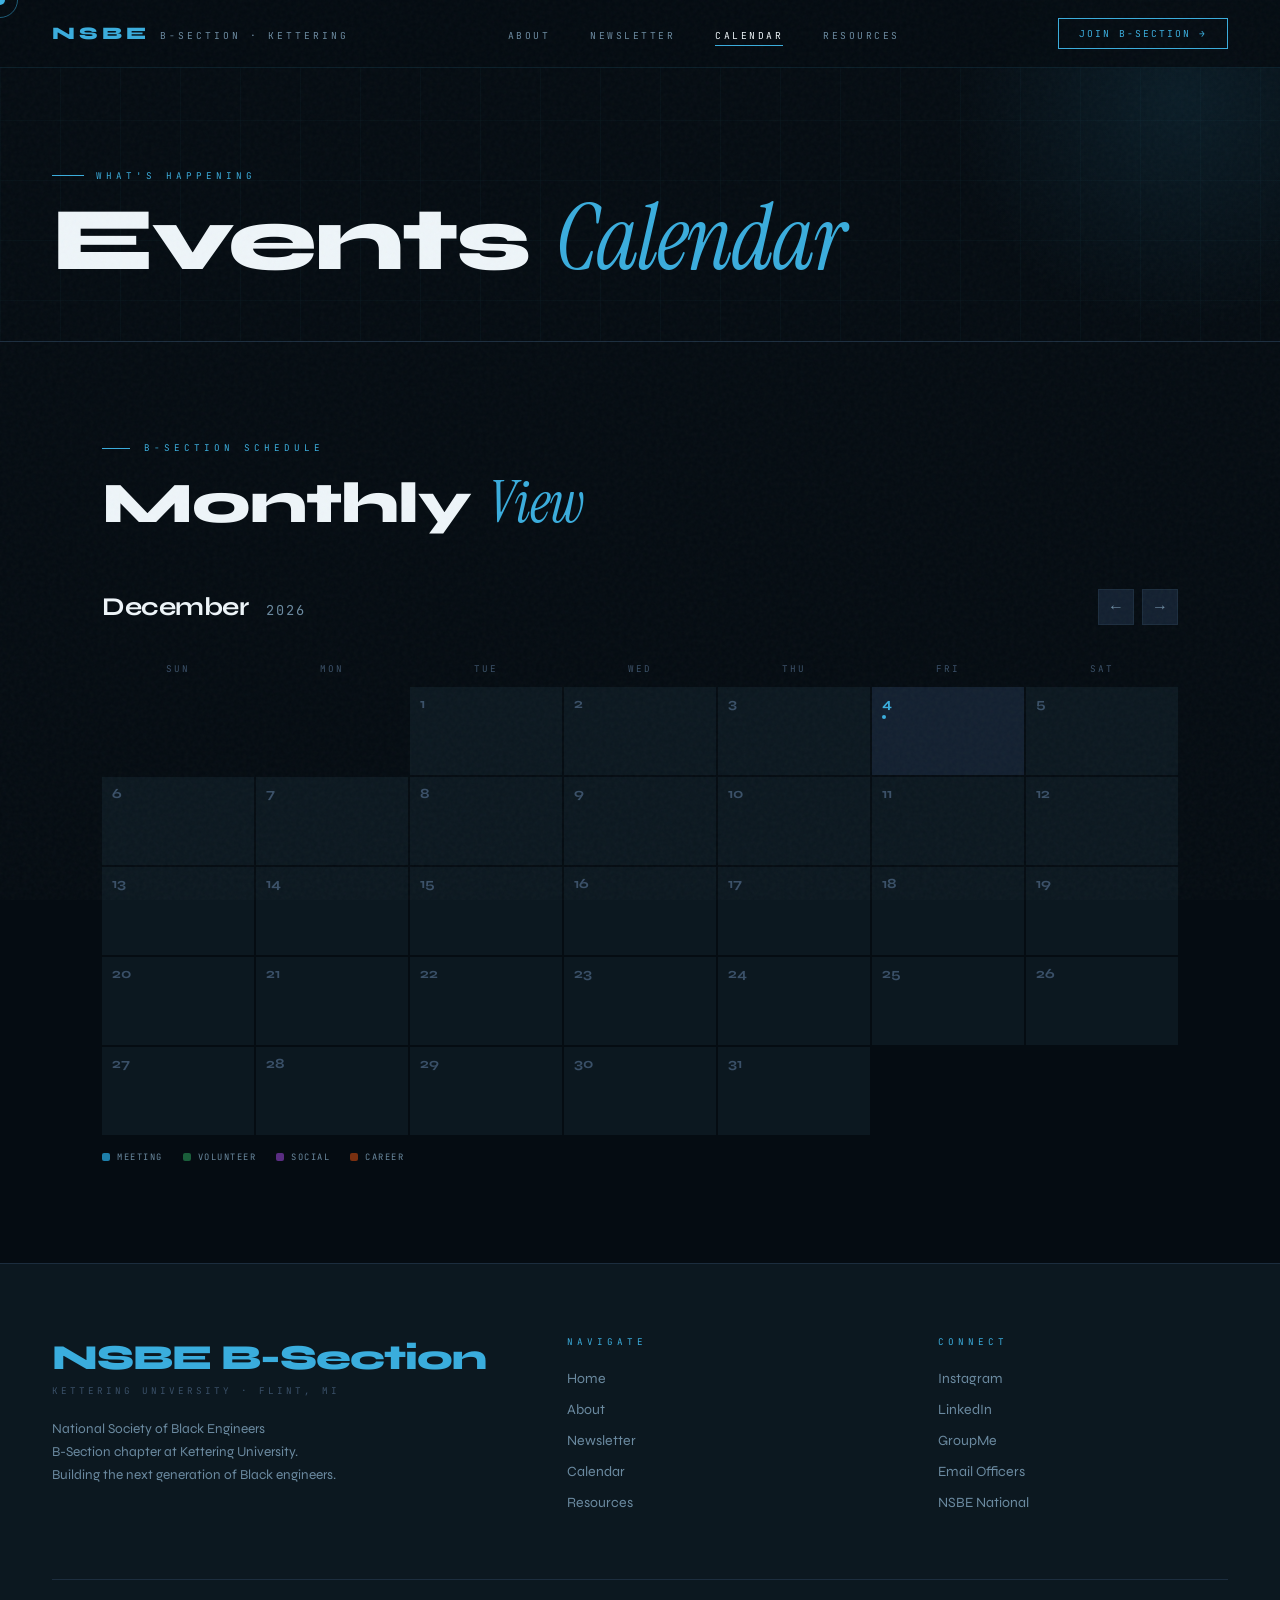
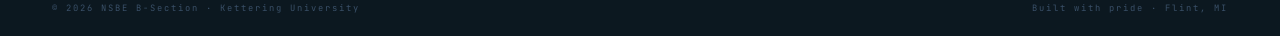
<file: calendar.html>
<!DOCTYPE html>
<html lang="en">
<head>
  <meta charset="UTF-8">
  <meta name="viewport" content="width=device-width, initial-scale=1.0">
  <title>Calendar · NSBE B-Section · Kettering</title>
  <link rel="stylesheet" href="style.css">
</head>
<body>

<div id="cursor"></div>
<div id="cursor-ring"></div>

<!-- ── NAV ── -->
<nav>
  <a href="index.html" class="nav-wordmark">
    <span class="nav-wordmark-nsbe">NSBE</span>
    <span class="nav-wordmark-section">B-Section · Kettering</span>
  </a>
  <ul class="nav-links">
    <li><a href="about.html">About</a></li>
    <li><a href="newsletter.html">Newsletter</a></li>
    <li><a href="calendar.html">Calendar</a></li>
    <li><a href="resources.html">Resources</a></li>
  </ul>
  <a href="about.html#join" class="nav-join">Join B-Section →</a>
</nav>

<!-- ── BANNER ── -->
<div class="page-banner">
  <div class="page-banner-grid"></div>
  <div class="page-banner-glow"></div>
  <div class="page-banner-tag">What's Happening</div>
  <h1 class="page-banner-title">Events <em>Calendar</em></h1>
</div>

<!-- ── CALENDAR ── -->
<div class="page-section">
  <div class="eyebrow">B-Section Schedule</div>
  <h2 class="section-h">Monthly <em>View</em></h2>

  <div class="calendar-wrap">
    <div class="cal-controls">
      <div class="cal-month-label" id="cal-label">June <span id="cal-year">2026</span></div>
      <div class="cal-nav">
        <button class="cal-nav-btn" id="cal-prev" title="Previous month">&#8592;</button>
        <button class="cal-nav-btn" id="cal-next" title="Next month">&#8594;</button>
      </div>
    </div>

    <div class="cal-header">
      <div class="cal-header-cell">Sun</div>
      <div class="cal-header-cell">Mon</div>
      <div class="cal-header-cell">Tue</div>
      <div class="cal-header-cell">Wed</div>
      <div class="cal-header-cell">Thu</div>
      <div class="cal-header-cell">Fri</div>
      <div class="cal-header-cell">Sat</div>
    </div>

    <div class="cal-grid" id="cal-grid"></div>

    <div class="cal-legend">
      <div class="legend-item"><div class="legend-dot" style="background:#1E7FAA"></div>Meeting</div>
      <div class="legend-item"><div class="legend-dot" style="background:#1A5E3A"></div>Volunteer</div>
      <div class="legend-item"><div class="legend-dot" style="background:#5A2D82"></div>Social</div>
      <div class="legend-item"><div class="legend-dot" style="background:#7A3010"></div>Career</div>
    </div>
  </div>
</div>

<!-- ── FOOTER ── -->
<footer>
  <div class="footer-top">
    <div>
      <span class="footer-brand-name">NSBE B-Section</span>
      <div class="footer-brand-sub">Kettering University · Flint, MI</div>
      <p class="footer-brand-desc">National Society of Black Engineers<br>B-Section chapter at Kettering University.<br>Building the next generation of Black engineers.</p>
    </div>
    <div>
      <div class="footer-col-head">Navigate</div>
      <ul class="footer-link-list">
        <li><a href="index.html">Home</a></li>
        <li><a href="about.html">About</a></li>
        <li><a href="newsletter.html">Newsletter</a></li>
        <li><a href="calendar.html">Calendar</a></li>
        <li><a href="resources.html">Resources</a></li>
      </ul>
    </div>
    <div>
      <div class="footer-col-head">Connect</div>
      <ul class="footer-link-list">
        <li><a href="#">Instagram</a></li>
        <li><a href="#">LinkedIn</a></li>
        <li><a href="#">GroupMe</a></li>
        <li><a href="#">Email Officers</a></li>
        <li><a href="#">NSBE National</a></li>
      </ul>
    </div>
  </div>
  <div class="footer-bottom">
    <span class="footer-copy">© 2026 NSBE B-Section · Kettering University</span>
    <span class="footer-copy">Built with pride · Flint, MI</span>
  </div>
</footer>

<script src="main.js"></script>
<script src="calendar.js"></script>
</body>
</html>
</file>
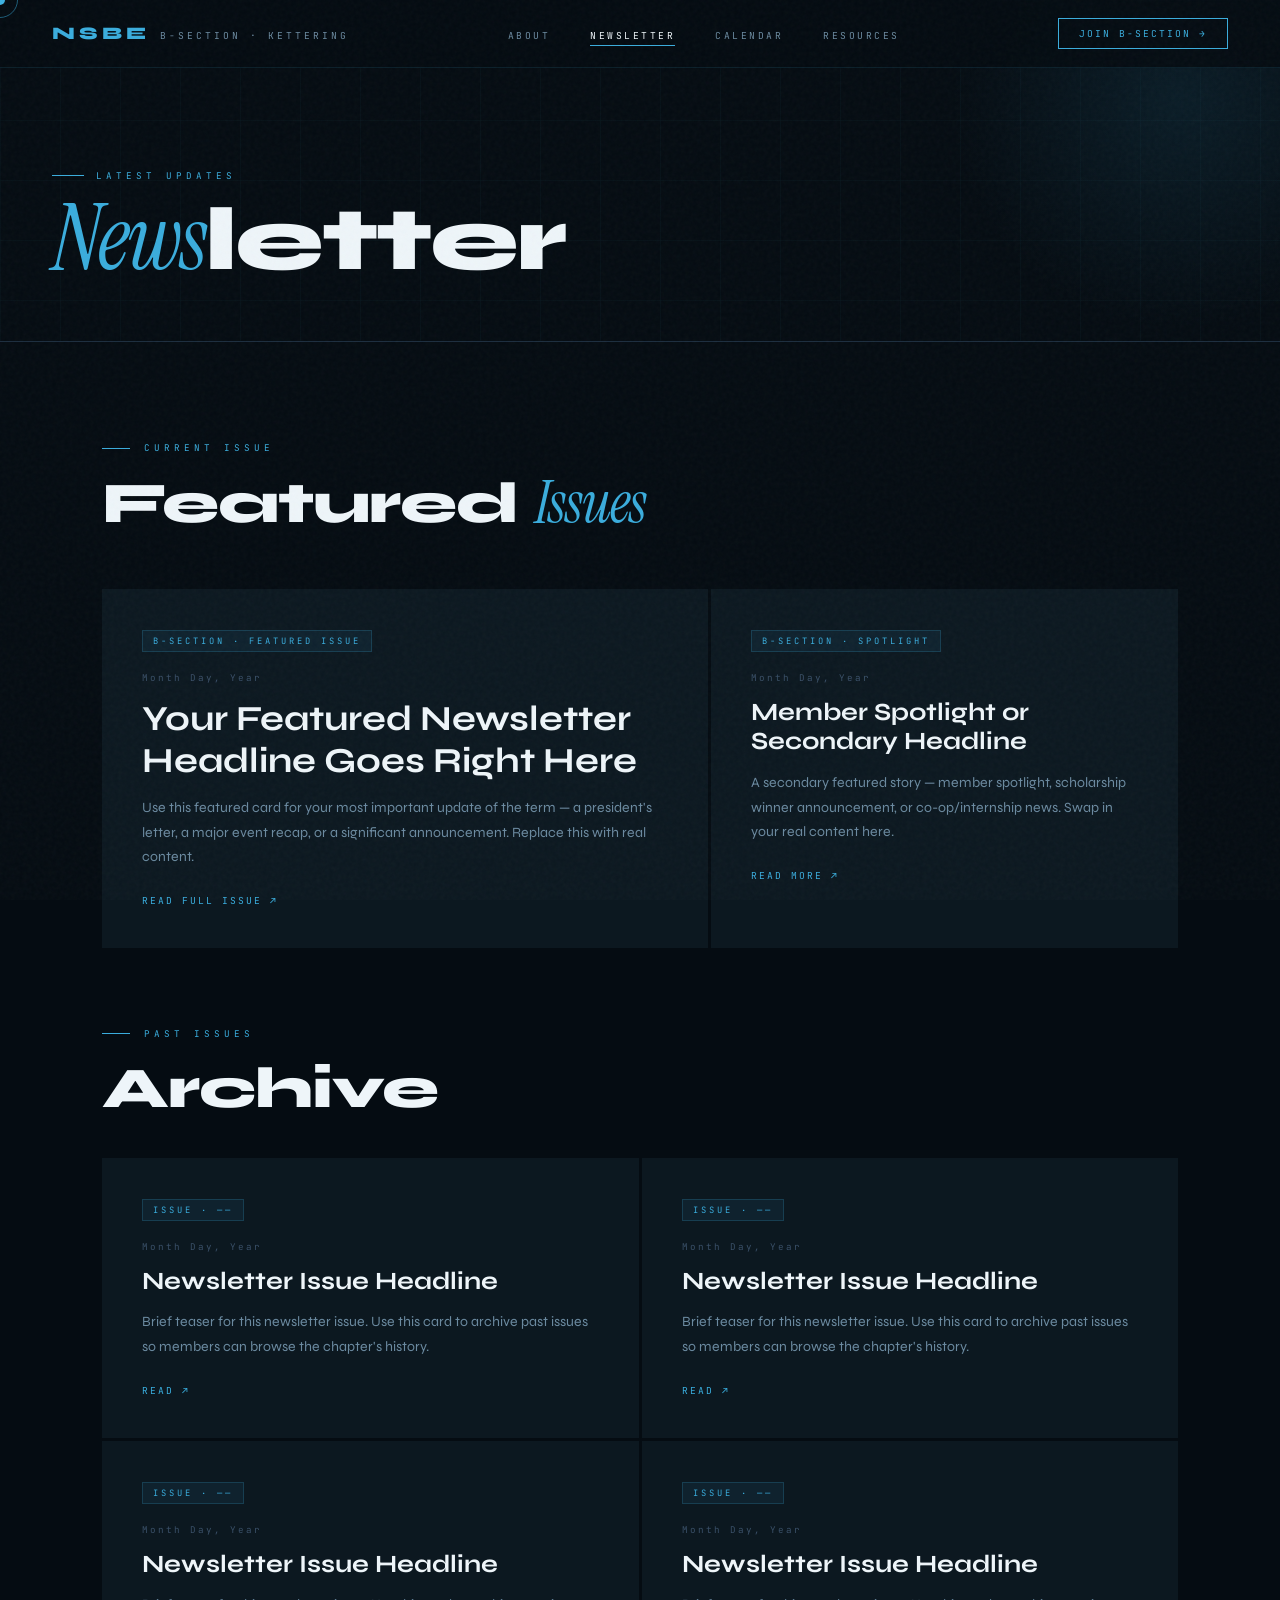
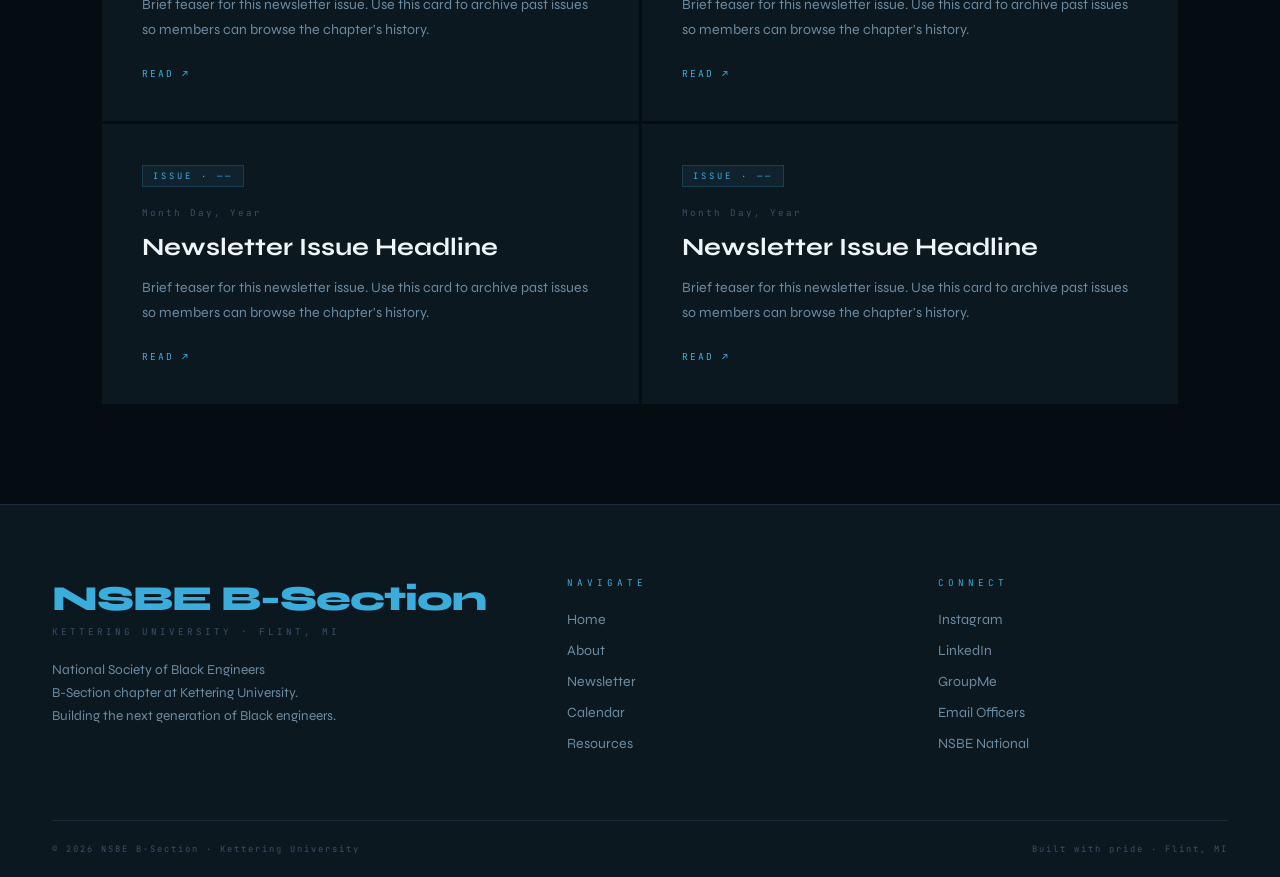
<file: newsletter.html>
<!DOCTYPE html>
<html lang="en">
<head>
  <meta charset="UTF-8">
  <meta name="viewport" content="width=device-width, initial-scale=1.0">
  <title>Newsletter · NSBE B-Section · Kettering</title>
  <link rel="stylesheet" href="style.css">
</head>
<body>

<div id="cursor"></div>
<div id="cursor-ring"></div>

<!-- ── NAV ── -->
<nav>
  <a href="index.html" class="nav-wordmark">
    <span class="nav-wordmark-nsbe">NSBE</span>
    <span class="nav-wordmark-section">B-Section · Kettering</span>
  </a>
  <ul class="nav-links">
    <li><a href="about.html">About</a></li>
    <li><a href="newsletter.html">Newsletter</a></li>
    <li><a href="calendar.html">Calendar</a></li>
    <li><a href="resources.html">Resources</a></li>
  </ul>
  <a href="about.html#join" class="nav-join">Join B-Section →</a>
</nav>

<!-- ── BANNER ── -->
<div class="page-banner">
  <div class="page-banner-grid"></div>
  <div class="page-banner-glow"></div>
  <div class="page-banner-tag">Latest Updates</div>
  <h1 class="page-banner-title"><em>News</em>letter</h1>
</div>

<!-- ── FEATURED + ARCHIVE ── -->
<div class="page-section">
  <div class="eyebrow">Current Issue</div>
  <h2 class="section-h">Featured <em>Issues</em></h2>

  <!-- Featured row -->
  <div class="nl-featured">
    <div class="nl-card big">
      <span class="nl-badge">B-Section · Featured Issue</span>
      <div class="nl-date">Month Day, Year</div>
      <div class="nl-title">Your Featured Newsletter Headline Goes Right Here</div>
      <p class="nl-excerpt">Use this featured card for your most important update of the term — a president's letter, a major event recap, or a significant announcement. Replace this with real content.</p>
      <a href="#" class="nl-link">Read Full Issue ↗</a>
    </div>
    <div class="nl-card">
      <span class="nl-badge">B-Section · Spotlight</span>
      <div class="nl-date">Month Day, Year</div>
      <div class="nl-title">Member Spotlight or Secondary Headline</div>
      <p class="nl-excerpt">A secondary featured story — member spotlight, scholarship winner announcement, or co-op/internship news. Swap in your real content here.</p>
      <a href="#" class="nl-link">Read More ↗</a>
    </div>
  </div>

  <!-- Archive grid -->
  <div class="eyebrow" style="margin-top:80px;">Past Issues</div>
  <h2 class="section-h">Archive</h2>
  <div class="nl-grid" style="margin-top:40px;">
    <div class="nl-card">
      <span class="nl-badge">Issue · ——</span>
      <div class="nl-date">Month Day, Year</div>
      <div class="nl-title">Newsletter Issue Headline</div>
      <p class="nl-excerpt">Brief teaser for this newsletter issue. Use this card to archive past issues so members can browse the chapter's history.</p>
      <a href="#" class="nl-link">Read ↗</a>
    </div>
    <div class="nl-card">
      <span class="nl-badge">Issue · ——</span>
      <div class="nl-date">Month Day, Year</div>
      <div class="nl-title">Newsletter Issue Headline</div>
      <p class="nl-excerpt">Brief teaser for this newsletter issue. Use this card to archive past issues so members can browse the chapter's history.</p>
      <a href="#" class="nl-link">Read ↗</a>
    </div>
    <div class="nl-card">
      <span class="nl-badge">Issue · ——</span>
      <div class="nl-date">Month Day, Year</div>
      <div class="nl-title">Newsletter Issue Headline</div>
      <p class="nl-excerpt">Brief teaser for this newsletter issue. Use this card to archive past issues so members can browse the chapter's history.</p>
      <a href="#" class="nl-link">Read ↗</a>
    </div>
    <div class="nl-card">
      <span class="nl-badge">Issue · ——</span>
      <div class="nl-date">Month Day, Year</div>
      <div class="nl-title">Newsletter Issue Headline</div>
      <p class="nl-excerpt">Brief teaser for this newsletter issue. Use this card to archive past issues so members can browse the chapter's history.</p>
      <a href="#" class="nl-link">Read ↗</a>
    </div>
    <div class="nl-card">
      <span class="nl-badge">Issue · ——</span>
      <div class="nl-date">Month Day, Year</div>
      <div class="nl-title">Newsletter Issue Headline</div>
      <p class="nl-excerpt">Brief teaser for this newsletter issue. Use this card to archive past issues so members can browse the chapter's history.</p>
      <a href="#" class="nl-link">Read ↗</a>
    </div>
    <div class="nl-card">
      <span class="nl-badge">Issue · ——</span>
      <div class="nl-date">Month Day, Year</div>
      <div class="nl-title">Newsletter Issue Headline</div>
      <p class="nl-excerpt">Brief teaser for this newsletter issue. Use this card to archive past issues so members can browse the chapter's history.</p>
      <a href="#" class="nl-link">Read ↗</a>
    </div>
  </div>
</div>

<!-- ── FOOTER ── -->
<footer>
  <div class="footer-top">
    <div>
      <span class="footer-brand-name">NSBE B-Section</span>
      <div class="footer-brand-sub">Kettering University · Flint, MI</div>
      <p class="footer-brand-desc">National Society of Black Engineers<br>B-Section chapter at Kettering University.<br>Building the next generation of Black engineers.</p>
    </div>
    <div>
      <div class="footer-col-head">Navigate</div>
      <ul class="footer-link-list">
        <li><a href="index.html">Home</a></li>
        <li><a href="about.html">About</a></li>
        <li><a href="newsletter.html">Newsletter</a></li>
        <li><a href="calendar.html">Calendar</a></li>
        <li><a href="resources.html">Resources</a></li>
      </ul>
    </div>
    <div>
      <div class="footer-col-head">Connect</div>
      <ul class="footer-link-list">
        <li><a href="#">Instagram</a></li>
        <li><a href="#">LinkedIn</a></li>
        <li><a href="#">GroupMe</a></li>
        <li><a href="#">Email Officers</a></li>
        <li><a href="#">NSBE National</a></li>
      </ul>
    </div>
  </div>
  <div class="footer-bottom">
    <span class="footer-copy">© 2026 NSBE B-Section · Kettering University</span>
    <span class="footer-copy">Built with pride · Flint, MI</span>
  </div>
</footer>

<script src="main.js"></script>
</body>
</html>
</file>
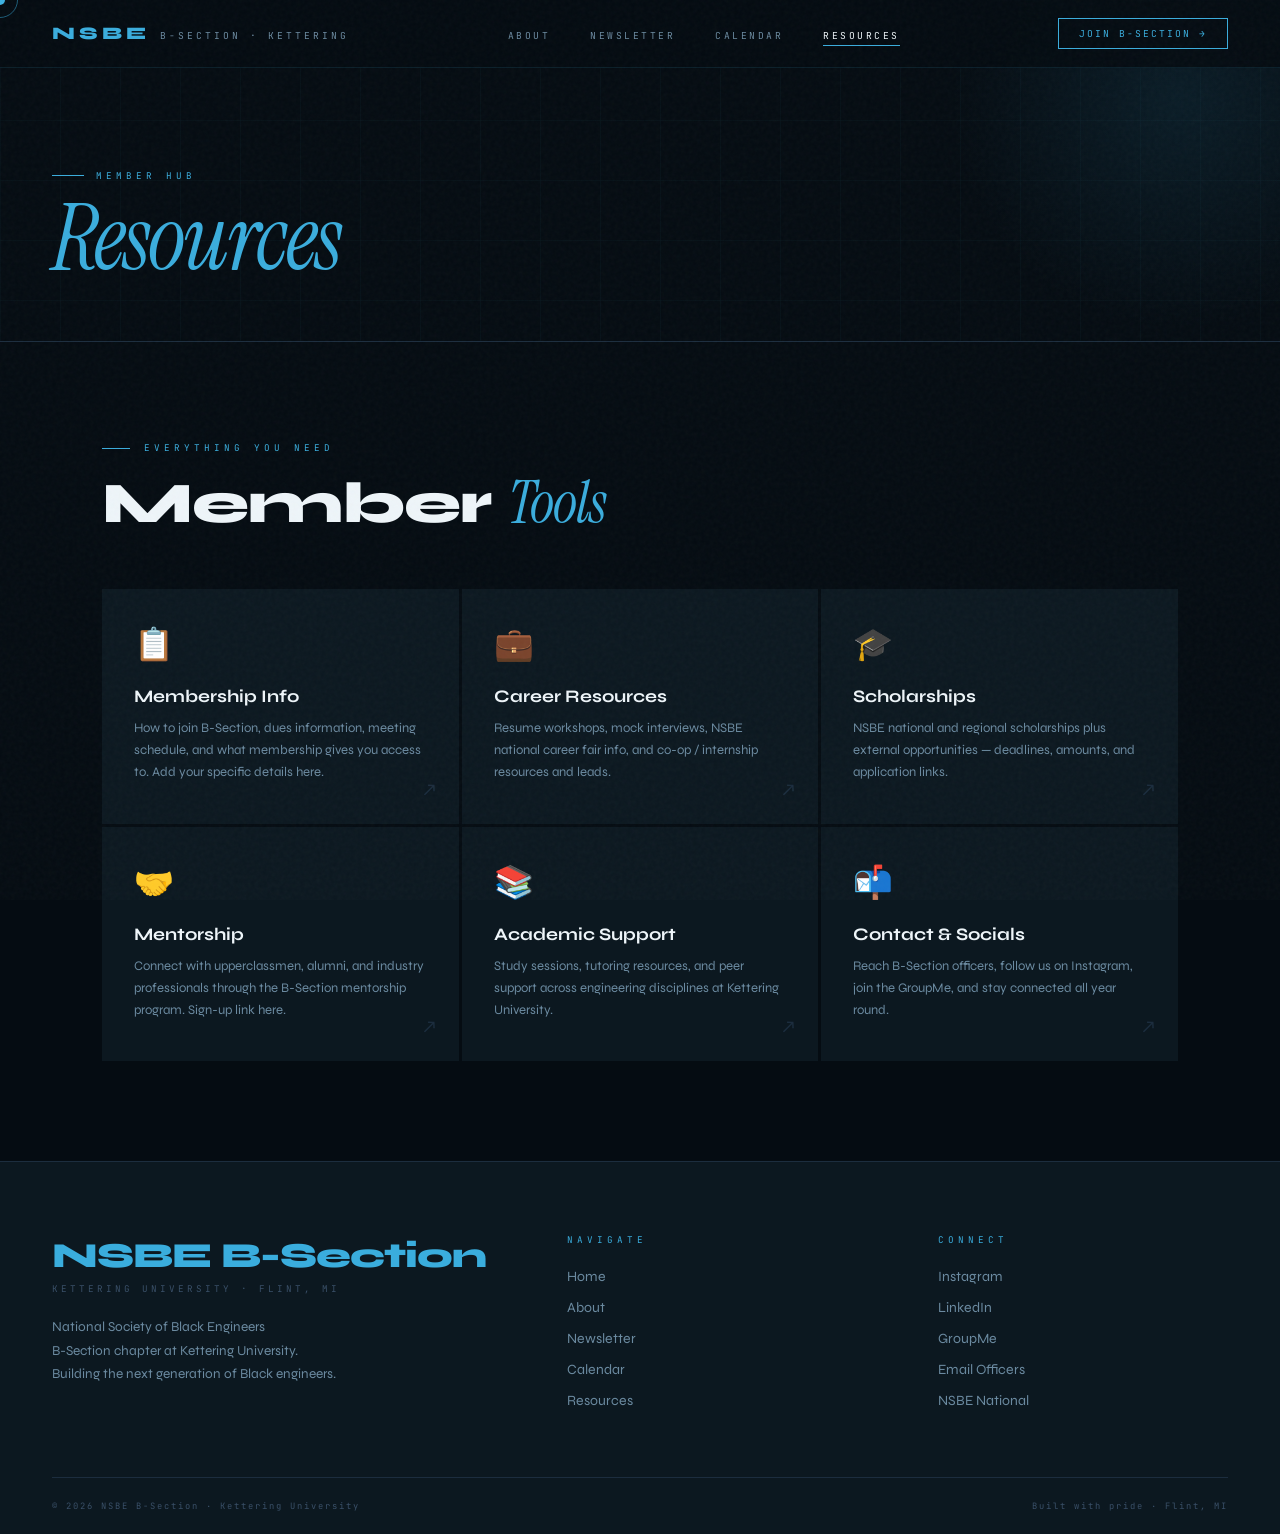
<file: resources.html>
<!DOCTYPE html>
<html lang="en">
<head>
  <meta charset="UTF-8">
  <meta name="viewport" content="width=device-width, initial-scale=1.0">
  <title>Resources · NSBE B-Section · Kettering</title>
  <link rel="stylesheet" href="style.css">
</head>
<body>

<div id="cursor"></div>
<div id="cursor-ring"></div>

<!-- ── NAV ── -->
<nav>
  <a href="index.html" class="nav-wordmark">
    <span class="nav-wordmark-nsbe">NSBE</span>
    <span class="nav-wordmark-section">B-Section · Kettering</span>
  </a>
  <ul class="nav-links">
    <li><a href="about.html">About</a></li>
    <li><a href="newsletter.html">Newsletter</a></li>
    <li><a href="calendar.html">Calendar</a></li>
    <li><a href="resources.html">Resources</a></li>
  </ul>
  <a href="about.html#join" class="nav-join">Join B-Section →</a>
</nav>

<!-- ── BANNER ── -->
<div class="page-banner">
  <div class="page-banner-grid"></div>
  <div class="page-banner-glow"></div>
  <div class="page-banner-tag">Member Hub</div>
  <h1 class="page-banner-title"><em>Resources</em></h1>
</div>

<!-- ── RESOURCES ── -->
<div class="page-section">
  <div class="eyebrow">Everything You Need</div>
  <h2 class="section-h">Member <em>Tools</em></h2>

  <div class="resources-grid">
    <div class="res-card">
      <span class="res-card-icon">📋</span>
      <div class="res-card-title">Membership Info</div>
      <p class="res-card-body">How to join B-Section, dues information, meeting schedule, and what membership gives you access to. Add your specific details here.</p>
      <div class="res-card-arrow">↗</div>
    </div>
    <div class="res-card">
      <span class="res-card-icon">💼</span>
      <div class="res-card-title">Career Resources</div>
      <p class="res-card-body">Resume workshops, mock interviews, NSBE national career fair info, and co-op / internship resources and leads.</p>
      <div class="res-card-arrow">↗</div>
    </div>
    <div class="res-card">
      <span class="res-card-icon">🎓</span>
      <div class="res-card-title">Scholarships</div>
      <p class="res-card-body">NSBE national and regional scholarships plus external opportunities — deadlines, amounts, and application links.</p>
      <div class="res-card-arrow">↗</div>
    </div>
    <div class="res-card">
      <span class="res-card-icon">🤝</span>
      <div class="res-card-title">Mentorship</div>
      <p class="res-card-body">Connect with upperclassmen, alumni, and industry professionals through the B-Section mentorship program. Sign-up link here.</p>
      <div class="res-card-arrow">↗</div>
    </div>
    <div class="res-card">
      <span class="res-card-icon">📚</span>
      <div class="res-card-title">Academic Support</div>
      <p class="res-card-body">Study sessions, tutoring resources, and peer support across engineering disciplines at Kettering University.</p>
      <div class="res-card-arrow">↗</div>
    </div>
    <div class="res-card">
      <span class="res-card-icon">📬</span>
      <div class="res-card-title">Contact &amp; Socials</div>
      <p class="res-card-body">Reach B-Section officers, follow us on Instagram, join the GroupMe, and stay connected all year round.</p>
      <div class="res-card-arrow">↗</div>
    </div>
  </div>
</div>

<!-- ── FOOTER ── -->
<footer>
  <div class="footer-top">
    <div>
      <span class="footer-brand-name">NSBE B-Section</span>
      <div class="footer-brand-sub">Kettering University · Flint, MI</div>
      <p class="footer-brand-desc">National Society of Black Engineers<br>B-Section chapter at Kettering University.<br>Building the next generation of Black engineers.</p>
    </div>
    <div>
      <div class="footer-col-head">Navigate</div>
      <ul class="footer-link-list">
        <li><a href="index.html">Home</a></li>
        <li><a href="about.html">About</a></li>
        <li><a href="newsletter.html">Newsletter</a></li>
        <li><a href="calendar.html">Calendar</a></li>
        <li><a href="resources.html">Resources</a></li>
      </ul>
    </div>
    <div>
      <div class="footer-col-head">Connect</div>
      <ul class="footer-link-list">
        <li><a href="#">Instagram</a></li>
        <li><a href="#">LinkedIn</a></li>
        <li><a href="#">GroupMe</a></li>
        <li><a href="#">Email Officers</a></li>
        <li><a href="#">NSBE National</a></li>
      </ul>
    </div>
  </div>
  <div class="footer-bottom">
    <span class="footer-copy">© 2026 NSBE B-Section · Kettering University</span>
    <span class="footer-copy">Built with pride · Flint, MI</span>
  </div>
</footer>

<script src="main.js"></script>
</body>
</html>
</file>
<file: style.css>
/* ══════════════════════════════════════════════════
   NSBE B-Section · Kettering University
   style.css — shared across all pages
══════════════════════════════════════════════════ */

/* ── GOOGLE FONTS ── */
@import url('https://fonts.googleapis.com/css2?family=Syne:wght@400;500;600;700;800&family=Instrument+Serif:ital@0;1&family=JetBrains+Mono:wght@300;400;500&display=swap');

/* ── TOKENS ── */
:root {
  --blue:       #3AADDD;
  --blue-dim:   #1E7FAA;
  --blue-glow:  rgba(58,173,221,0.18);
  --blue-faint: rgba(58,173,221,0.07);
  --ink:        #050C12;
  --ink2:       #0C1820;
  --ink3:       #132030;
  --ink4:       #1C2D3E;
  --slate:      #3A5068;
  --muted:      #6B8AA0;
  --pale:       #A8C4D4;
  --white:      #EEF5F9;
}

/* ── RESET ── */
*, *::before, *::after { margin:0; padding:0; box-sizing:border-box; }
html { scroll-behavior:smooth; }

body {
  background: var(--ink);
  color: var(--white);
  font-family: 'Syne', sans-serif;
  overflow-x: hidden;
  cursor: none;
}

/* ── GRAIN OVERLAY ── */
body::after {
  content:'';
  position:fixed; inset:0;
  background-image:url("data:image/svg+xml,%3Csvg viewBox='0 0 256 256' xmlns='http://www.w3.org/2000/svg'%3E%3Cfilter id='n'%3E%3CfeTurbulence type='fractalNoise' baseFrequency='0.85' numOctaves='4' stitchTiles='stitch'/%3E%3C/filter%3E%3Crect width='100%25' height='100%25' filter='url(%23n)'/%3E%3C/svg%3E");
  opacity:0.035;
  pointer-events:none;
  z-index:9998;
}

/* ── SCROLLBAR ── */
::-webkit-scrollbar { width:3px; }
::-webkit-scrollbar-track { background:var(--ink); }
::-webkit-scrollbar-thumb { background:var(--blue-dim); }

/* ── CUSTOM CURSOR ── */
#cursor {
  position:fixed;
  width:10px; height:10px;
  background:var(--blue);
  border-radius:50%;
  pointer-events:none;
  z-index:10000;
  transform:translate(-50%,-50%);
  transition:width .2s, height .2s;
  mix-blend-mode:screen;
}
#cursor-ring {
  position:fixed;
  width:36px; height:36px;
  border:1px solid rgba(58,173,221,0.5);
  border-radius:50%;
  pointer-events:none;
  z-index:9999;
  transform:translate(-50%,-50%);
  transition:all .12s ease;
}

/* ══════════════════════════════
   NAV
══════════════════════════════ */
nav {
  position:fixed; top:0; left:0; right:0;
  z-index:500;
  height:68px;
  display:flex; align-items:center; justify-content:space-between;
  padding:0 52px;
  background:rgba(5,12,18,0.88);
  backdrop-filter:blur(20px);
  border-bottom:1px solid rgba(58,173,221,0.12);
}
.nav-wordmark {
  display:flex; align-items:baseline; gap:10px;
  text-decoration:none;
}
.nav-wordmark-nsbe {
  font-family:'Syne', sans-serif;
  font-weight:800; font-size:1.1rem;
  letter-spacing:4px; color:var(--blue);
}
.nav-wordmark-section {
  font-family:'JetBrains Mono', monospace;
  font-size:0.6rem; letter-spacing:3px;
  color:var(--muted); text-transform:uppercase;
}
.nav-links {
  display:flex; gap:40px; list-style:none;
}
.nav-links a {
  font-family:'JetBrains Mono', monospace;
  font-size:0.6rem; letter-spacing:2.5px;
  text-transform:uppercase; color:var(--muted);
  text-decoration:none; transition:color .2s;
  position:relative;
}
.nav-links a::after {
  content:'';
  position:absolute; left:0; bottom:-4px; right:0;
  height:1px; background:var(--blue);
  transform:scaleX(0); transform-origin:left;
  transition:transform .25s;
}
.nav-links a:hover,
.nav-links a.active { color:var(--white); }
.nav-links a:hover::after,
.nav-links a.active::after { transform:scaleX(1); }

.nav-join {
  font-family:'JetBrains Mono', monospace;
  font-size:0.6rem; letter-spacing:2px;
  text-transform:uppercase;
  padding:8px 20px;
  border:1px solid var(--blue);
  color:var(--blue); background:transparent;
  cursor:none; text-decoration:none;
  transition:all .25s;
}
.nav-join:hover { background:var(--blue); color:var(--ink); }

/* ══════════════════════════════
   PAGE SHELL
══════════════════════════════ */
.page-section {
  max-width:1180px; margin:0 auto;
  padding:100px 52px;
}
.page-section + .page-section { padding-top:0; }

/* interior pages start below nav */
.page-top { padding-top:140px; }

.divider { border:none; border-top:1px solid var(--ink4); }

/* ── TYPOGRAPHY UTILITIES ── */
.eyebrow {
  font-family:'JetBrains Mono', monospace;
  font-size:0.58rem; letter-spacing:4px;
  text-transform:uppercase; color:var(--blue);
  display:flex; align-items:center; gap:14px;
  margin-bottom:20px;
}
.eyebrow::before { content:''; width:28px; height:1px; background:var(--blue); }

.section-h {
  font-family:'Syne', sans-serif;
  font-weight:800;
  font-size:clamp(2.2rem,4.5vw,4rem);
  line-height:1; letter-spacing:-1px;
  color:var(--white);
}
.section-h em {
  font-family:'Instrument Serif', serif;
  font-style:italic; font-weight:400;
  color:var(--blue);
}

/* ── PAGE HERO BANNER (interior pages) ── */
.page-banner {
  min-height:38vh;
  display:flex; flex-direction:column;
  justify-content:flex-end;
  padding:120px 52px 60px;
  position:relative; overflow:hidden;
  border-bottom:1px solid var(--ink4);
}
.page-banner-grid {
  position:absolute; inset:0;
  background-image:
    linear-gradient(rgba(58,173,221,0.03) 1px, transparent 1px),
    linear-gradient(90deg, rgba(58,173,221,0.03) 1px, transparent 1px);
  background-size:60px 60px;
  animation:gridSlide 20s linear infinite;
}
.page-banner-glow {
  position:absolute; top:-150px; right:-150px;
  width:500px; height:500px;
  background:radial-gradient(circle, rgba(58,173,221,0.1) 0%, transparent 65%);
  pointer-events:none;
  animation:pulse 6s ease-in-out infinite;
}
.page-banner-tag {
  font-family:'JetBrains Mono', monospace;
  font-size:0.58rem; letter-spacing:4px;
  color:var(--blue); text-transform:uppercase;
  display:inline-flex; align-items:center; gap:12px;
  position:relative; margin-bottom:16px;
  opacity:0; animation:fadeUp .6s .1s forwards;
}
.page-banner-tag::before { content:''; width:32px; height:1px; background:var(--blue); }
.page-banner-title {
  font-family:'Syne', sans-serif;
  font-weight:800;
  font-size:clamp(3rem,7vw,7rem);
  line-height:0.92; letter-spacing:-2px;
  position:relative;
  opacity:0; animation:fadeUp .7s .25s forwards;
}
.page-banner-title em {
  font-family:'Instrument Serif', serif;
  font-style:italic; font-weight:400;
  color:var(--blue);
}

/* ── ANIMATIONS ── */
@keyframes fadeUp {
  from { opacity:0; transform:translateY(22px); }
  to   { opacity:1; transform:translateY(0); }
}
@keyframes gridSlide {
  from { transform:translate(0,0); }
  to   { transform:translate(60px,60px); }
}
@keyframes pulse {
  0%,100% { opacity:0.7; transform:scale(1); }
  50%      { opacity:1;   transform:scale(1.08); }
}

/* ══════════════════════════════
   FOOTER
══════════════════════════════ */
footer {
  background:var(--ink2);
  border-top:1px solid var(--ink4);
  padding:72px 52px 0;
}
.footer-top {
  display:grid;
  grid-template-columns:1.5fr 1fr 1fr;
  gap:80px;
  max-width:1180px; margin:0 auto;
  padding-bottom:56px;
}
.footer-brand-name {
  font-family:'Syne', sans-serif;
  font-weight:800; font-size:2.2rem;
  letter-spacing:-1px; color:var(--blue);
  display:block; margin-bottom:6px;
}
.footer-brand-sub {
  font-family:'JetBrains Mono', monospace;
  font-size:0.58rem; letter-spacing:3px;
  color:var(--slate); text-transform:uppercase;
}
.footer-brand-desc {
  margin-top:20px; font-size:0.85rem;
  color:var(--muted); line-height:1.7;
}
.footer-col-head {
  font-family:'JetBrains Mono', monospace;
  font-size:0.58rem; letter-spacing:4px;
  text-transform:uppercase; color:var(--blue);
  margin-bottom:20px;
}
.footer-link-list { list-style:none; }
.footer-link-list li { margin-bottom:12px; }
.footer-link-list a {
  font-size:0.88rem; color:var(--muted);
  text-decoration:none; transition:color .2s;
}
.footer-link-list a:hover { color:var(--white); }
.footer-bottom {
  max-width:1180px; margin:0 auto;
  border-top:1px solid var(--ink4);
  padding:22px 0;
  display:flex; justify-content:space-between; align-items:center;
}
.footer-copy {
  font-family:'JetBrains Mono', monospace;
  font-size:0.55rem; letter-spacing:2px; color:var(--slate);
}

/* ══════════════════════════════
   ABOUT PAGE
══════════════════════════════ */
.about-layout {
  display:grid;
  grid-template-columns:1.1fr 1fr;
  gap:80px; margin-top:60px; align-items:start;
}
.about-body {
  font-size:1.05rem; font-weight:400;
  color:var(--muted); line-height:1.85;
}
.about-body p + p { margin-top:18px; }
.about-body strong { color:var(--pale); font-weight:600; }

.stats-stack { display:flex; flex-direction:column; gap:3px; }
.stat-item {
  background:var(--ink2); padding:28px 32px;
  display:flex; align-items:center; justify-content:space-between;
  border-left:3px solid var(--blue-dim);
  transition:border-color .2s, background .2s;
}
.stat-item:hover { background:var(--ink3); border-color:var(--blue); }
.stat-number {
  font-family:'Syne', sans-serif;
  font-weight:800; font-size:2.8rem;
  color:var(--blue); line-height:1;
}
.stat-label {
  font-family:'JetBrains Mono', monospace;
  font-size:0.58rem; letter-spacing:2px;
  color:var(--slate); text-transform:uppercase; text-align:right;
}

.officers-section { background:var(--ink2); padding:80px 0; }
.officers-inner { max-width:1180px; margin:0 auto; padding:0 52px; }
.officers-grid {
  display:grid; grid-template-columns:repeat(5,1fr);
  gap:3px; margin-top:56px;
}
.officer-tile {
  background:var(--ink3); padding:32px 24px;
  text-align:center; transition:background .25s, transform .25s;
  position:relative; overflow:hidden;
}
.officer-tile::before {
  content:''; position:absolute; top:0; left:0; right:0;
  height:2px;
  background:linear-gradient(90deg, transparent, var(--blue), transparent);
  opacity:0; transition:opacity .3s;
}
.officer-tile:hover { background:var(--ink4); transform:translateY(-4px); }
.officer-tile:hover::before { opacity:1; }
.officer-monogram {
  width:52px; height:52px; border-radius:50%;
  background:var(--blue-faint); border:1px solid var(--blue-dim);
  display:flex; align-items:center; justify-content:center;
  margin:0 auto 16px;
  font-family:'Syne', sans-serif; font-weight:800;
  font-size:1.1rem; color:var(--blue);
}
.officer-name { font-weight:600; font-size:0.9rem; color:var(--white); margin-bottom:6px; }
.officer-role {
  font-family:'JetBrains Mono', monospace;
  font-size:0.55rem; letter-spacing:2px;
  color:var(--muted); text-transform:uppercase;
}

/* ══════════════════════════════
   NEWSLETTER PAGE
══════════════════════════════ */
.nl-featured {
  display:grid; grid-template-columns:1.3fr 1fr;
  gap:3px; margin-top:56px;
}
.nl-card {
  background:var(--ink2); padding:40px;
  position:relative; overflow:hidden;
  cursor:none; transition:background .2s;
}
.nl-card:hover { background:var(--ink3); }
.nl-card::after {
  content:''; position:absolute; bottom:0; left:0; right:0;
  height:2px;
  background:linear-gradient(90deg, var(--blue), transparent);
  transform:scaleX(0); transform-origin:left;
  transition:transform .4s;
}
.nl-card:hover::after { transform:scaleX(1); }
.nl-badge {
  font-family:'JetBrains Mono', monospace;
  font-size:0.55rem; letter-spacing:3px;
  text-transform:uppercase; color:var(--blue);
  background:var(--blue-faint);
  border:1px solid rgba(58,173,221,0.2);
  padding:4px 10px; display:inline-block; margin-bottom:20px;
}
.nl-date {
  font-family:'JetBrains Mono', monospace;
  font-size:0.58rem; letter-spacing:2px;
  color:var(--slate); margin-bottom:14px;
}
.nl-title {
  font-family:'Syne', sans-serif; font-weight:700;
  font-size:1.55rem; line-height:1.2;
  color:var(--white); margin-bottom:14px;
}
.nl-card.big .nl-title { font-size:2.2rem; }
.nl-excerpt {
  font-size:0.88rem; color:var(--muted);
  line-height:1.75; font-weight:400;
}
.nl-link {
  display:inline-flex; align-items:center; gap:8px;
  margin-top:24px;
  font-family:'JetBrains Mono', monospace;
  font-size:0.6rem; letter-spacing:2px;
  text-transform:uppercase; color:var(--blue);
  text-decoration:none; transition:gap .2s;
}
.nl-link:hover { gap:14px; }
.nl-grid {
  display:grid; grid-template-columns:1fr 1fr;
  gap:3px; margin-top:3px;
}

/* ══════════════════════════════
   CALENDAR PAGE
══════════════════════════════ */
.calendar-wrap { margin-top:56px; }
.cal-controls {
  display:flex; align-items:center; justify-content:space-between;
  margin-bottom:28px;
}
.cal-month-label {
  font-family:'Syne', sans-serif; font-weight:700;
  font-size:1.6rem; letter-spacing:-0.5px; color:var(--white);
}
.cal-month-label span {
  font-family:'JetBrains Mono', monospace;
  font-size:0.85rem; font-weight:400;
  color:var(--muted); margin-left:12px; letter-spacing:2px;
}
.cal-nav { display:flex; gap:8px; }
.cal-nav-btn {
  width:36px; height:36px;
  background:var(--ink3); border:1px solid var(--ink4);
  color:var(--muted); font-size:1rem; cursor:none;
  display:flex; align-items:center; justify-content:center;
  transition:all .2s;
}
.cal-nav-btn:hover { background:var(--blue); color:var(--ink); border-color:var(--blue); }
.cal-header {
  display:grid; grid-template-columns:repeat(7,1fr);
  gap:2px; margin-bottom:2px;
}
.cal-header-cell {
  font-family:'JetBrains Mono', monospace;
  font-size:0.58rem; letter-spacing:2px;
  text-transform:uppercase; color:var(--slate);
  text-align:center; padding:10px 0;
}
.cal-grid {
  display:grid; grid-template-columns:repeat(7,1fr); gap:2px;
}
.cal-day {
  background:var(--ink2); min-height:88px;
  padding:10px; position:relative;
  cursor:none; transition:background .2s; overflow:visible;
}
.cal-day.empty { background:var(--ink); cursor:default; }
.cal-day.today { background:var(--ink3); }
.cal-day.today .cal-day-num { color:var(--blue); }
.cal-day:not(.empty):hover { background:var(--ink4); z-index:10; }
.cal-day-num {
  font-family:'Syne', sans-serif; font-weight:700;
  font-size:0.88rem; color:var(--slate); line-height:1;
}
.cal-day.today .cal-day-num::after {
  content:''; display:block;
  width:4px; height:4px; border-radius:50%;
  background:var(--blue); margin-top:4px;
}
.cal-event-pip {
  margin-top:8px; display:flex; flex-direction:column; gap:3px;
}
.cal-pip {
  background:var(--blue-dim); border-radius:2px;
  padding:2px 5px;
  font-family:'JetBrains Mono', monospace;
  font-size:0.5rem; letter-spacing:1px; color:var(--white);
  white-space:nowrap; overflow:hidden; text-overflow:ellipsis; max-width:100%;
}
.cal-pip.type-volunteer  { background:#1A5E3A; }
.cal-pip.type-social     { background:#5A2D82; }
.cal-pip.type-meeting    { background:var(--blue-dim); }
.cal-pip.type-career     { background:#7A3010; }

/* Tooltip */
.cal-tooltip {
  display:none; position:absolute;
  left:50%; bottom:calc(100% + 8px);
  transform:translateX(-50%);
  background:var(--ink); border:1px solid var(--blue-dim);
  padding:16px 18px; width:220px; z-index:200;
  box-shadow:0 12px 48px rgba(0,0,0,0.6), 0 0 0 1px rgba(58,173,221,0.1);
  pointer-events:none;
}
.cal-tooltip::after {
  content:''; position:absolute;
  top:100%; left:50%; transform:translateX(-50%);
  border:6px solid transparent; border-top-color:var(--blue-dim);
}
.cal-day:hover .cal-tooltip { display:block; }
.cal-day.flip-down .cal-tooltip { top:calc(100% + 8px); bottom:auto; }
.cal-day.flip-down .cal-tooltip::after {
  top:auto; bottom:100%;
  border-top-color:transparent; border-bottom-color:var(--blue-dim);
}
.tooltip-date {
  font-family:'JetBrains Mono', monospace;
  font-size:0.55rem; letter-spacing:3px;
  color:var(--blue); text-transform:uppercase; margin-bottom:10px;
}
.tooltip-event {
  padding:10px 0; border-bottom:1px solid var(--ink4);
}
.tooltip-event:last-child { border-bottom:none; padding-bottom:0; }
.tooltip-event:first-child { padding-top:0; }
.tooltip-event-name { font-weight:600; font-size:0.82rem; color:var(--white); margin-bottom:4px; }
.tooltip-event-time {
  font-family:'JetBrains Mono', monospace;
  font-size:0.55rem; letter-spacing:1px; color:var(--muted);
}
.tooltip-event-loc { font-size:0.75rem; color:var(--slate); margin-top:3px; }
.tooltip-event-type {
  display:inline-block;
  font-family:'JetBrains Mono', monospace;
  font-size:0.48rem; letter-spacing:2px;
  text-transform:uppercase; padding:2px 6px;
  margin-bottom:6px; border-radius:2px;
}
.type-label-meeting   { background:rgba(30,127,170,0.2); color:var(--blue); }
.type-label-volunteer { background:rgba(26,94,58,0.3);   color:#5EC98A; }
.type-label-social    { background:rgba(90,45,130,0.3);  color:#C07AEF; }
.type-label-career    { background:rgba(122,48,16,0.3);  color:#F5904A; }
.cal-legend {
  display:flex; gap:20px; margin-top:16px; flex-wrap:wrap;
}
.legend-item {
  display:flex; align-items:center; gap:7px;
  font-family:'JetBrains Mono', monospace;
  font-size:0.55rem; letter-spacing:1.5px;
  color:var(--muted); text-transform:uppercase;
}
.legend-dot { width:8px; height:8px; border-radius:2px; }

/* ══════════════════════════════
   RESOURCES PAGE
══════════════════════════════ */
.resources-grid {
  display:grid; grid-template-columns:repeat(3,1fr);
  gap:3px; margin-top:56px;
}
.res-card {
  background:var(--ink2); padding:36px 32px 40px;
  position:relative; overflow:hidden;
  transition:background .2s, transform .25s; cursor:none;
}
.res-card:hover { background:var(--ink3); transform:translateY(-3px); }
.res-card-icon { font-size:2rem; margin-bottom:22px; display:block; }
.res-card-title {
  font-family:'Syne', sans-serif; font-weight:700;
  font-size:1.1rem; color:var(--white); margin-bottom:10px;
}
.res-card-body { font-size:0.82rem; color:var(--muted); line-height:1.7; font-weight:400; }
.res-card-arrow {
  position:absolute; bottom:22px; right:22px;
  color:var(--ink4); font-size:1.2rem;
  transition:color .2s, transform .2s;
}
.res-card:hover .res-card-arrow { color:var(--blue); transform:translate(3px,-3px); }

/* ══════════════════════════════
   HOME PAGE EXTRAS
══════════════════════════════ */
.hero {
  min-height:100vh;
  display:flex; flex-direction:column;
  justify-content:flex-end;
  padding:140px 52px 80px;
  position:relative; overflow:hidden;
}
.hero-grid {
  position:absolute; inset:0;
  background-image:
    linear-gradient(rgba(58,173,221,0.04) 1px, transparent 1px),
    linear-gradient(90deg, rgba(58,173,221,0.04) 1px, transparent 1px);
  background-size:60px 60px;
  animation:gridSlide 20s linear infinite;
}
.hero-glow {
  position:absolute; top:-200px; right:-200px;
  width:700px; height:700px;
  background:radial-gradient(circle, rgba(58,173,221,0.12) 0%, transparent 65%);
  pointer-events:none; animation:pulse 6s ease-in-out infinite;
}
.hero-tag {
  font-family:'JetBrains Mono', monospace;
  font-size:0.62rem; letter-spacing:4px;
  color:var(--blue); text-transform:uppercase;
  opacity:0; animation:fadeUp .7s .2s forwards;
  position:relative;
  display:inline-flex; align-items:center; gap:12px;
}
.hero-tag::before { content:''; display:inline-block; width:40px; height:1px; background:var(--blue); }
.hero-display {
  font-family:'Syne', sans-serif; font-weight:800;
  font-size:clamp(4.5rem,10vw,11rem);
  line-height:0.9; letter-spacing:-2px; margin-top:20px;
  opacity:0; animation:fadeUp .8s .4s forwards; position:relative;
}
.hero-display em {
  font-family:'Instrument Serif', serif;
  font-style:italic; font-weight:400;
  color:var(--blue); letter-spacing:-1px;
}
.hero-sub-row {
  display:flex; align-items:flex-end; justify-content:space-between;
  margin-top:40px;
  opacity:0; animation:fadeUp .8s .6s forwards; position:relative;
}
.hero-sub-text { font-size:1rem; font-weight:400; color:var(--muted); max-width:420px; line-height:1.7; }
.hero-sub-text strong { color:var(--pale); font-weight:500; }
.hero-scroll-hint {
  font-family:'JetBrains Mono', monospace;
  font-size:0.55rem; letter-spacing:3px; color:var(--slate);
  text-transform:uppercase;
  display:flex; flex-direction:column; align-items:center; gap:10px;
}
.hero-scroll-hint::after { content:''; width:1px; height:48px; background:linear-gradient(var(--slate),transparent); }

/* Home quick-links row */
.home-links-row {
  display:grid; grid-template-columns:repeat(4,1fr); gap:3px;
  margin-top:80px;
}
.home-link-card {
  background:var(--ink2); padding:32px 28px;
  text-decoration:none; position:relative; overflow:hidden;
  transition:background .2s, transform .2s;
  display:flex; flex-direction:column; justify-content:space-between;
  min-height:160px;
}
.home-link-card:hover { background:var(--ink3); transform:translateY(-3px); }
.home-link-card::after {
  content:''; position:absolute; bottom:0; left:0; right:0;
  height:2px; background:linear-gradient(90deg, var(--blue), transparent);
  transform:scaleX(0); transform-origin:left; transition:transform .35s;
}
.home-link-card:hover::after { transform:scaleX(1); }
.home-link-label {
  font-family:'JetBrains Mono', monospace;
  font-size:0.58rem; letter-spacing:3px;
  text-transform:uppercase; color:var(--muted);
}
.home-link-title {
  font-family:'Syne', sans-serif; font-weight:700;
  font-size:1.3rem; color:var(--white); margin-top:12px;
}
.home-link-arrow { color:var(--blue); font-size:1.4rem; align-self:flex-end; transition:transform .2s; }
.home-link-card:hover .home-link-arrow { transform:translate(4px,-4px); }

/* ══════════════════════════════
   RESPONSIVE
══════════════════════════════ */
@media (max-width:900px) {
  nav { padding:0 24px; }
  .nav-links { display:none; }
  .hero { padding:120px 24px 64px; }
  .page-section { padding:64px 24px; }
  .page-banner { padding:100px 24px 48px; }
  .about-layout { grid-template-columns:1fr; gap:40px; }
  .officers-grid { grid-template-columns:repeat(2,1fr); }
  .nl-featured { grid-template-columns:1fr; }
  .nl-grid { grid-template-columns:1fr; }
  .resources-grid { grid-template-columns:1fr 1fr; }
  .home-links-row { grid-template-columns:1fr 1fr; }
  footer { padding:48px 24px 0; }
  .footer-top { grid-template-columns:1fr; gap:40px; }
  .officers-inner { padding:0 24px; }
  .cal-day { min-height:60px; }
  #cursor, #cursor-ring { display:none; }
  body { cursor:auto; }
  a, button { cursor:pointer; }
}
</file>
